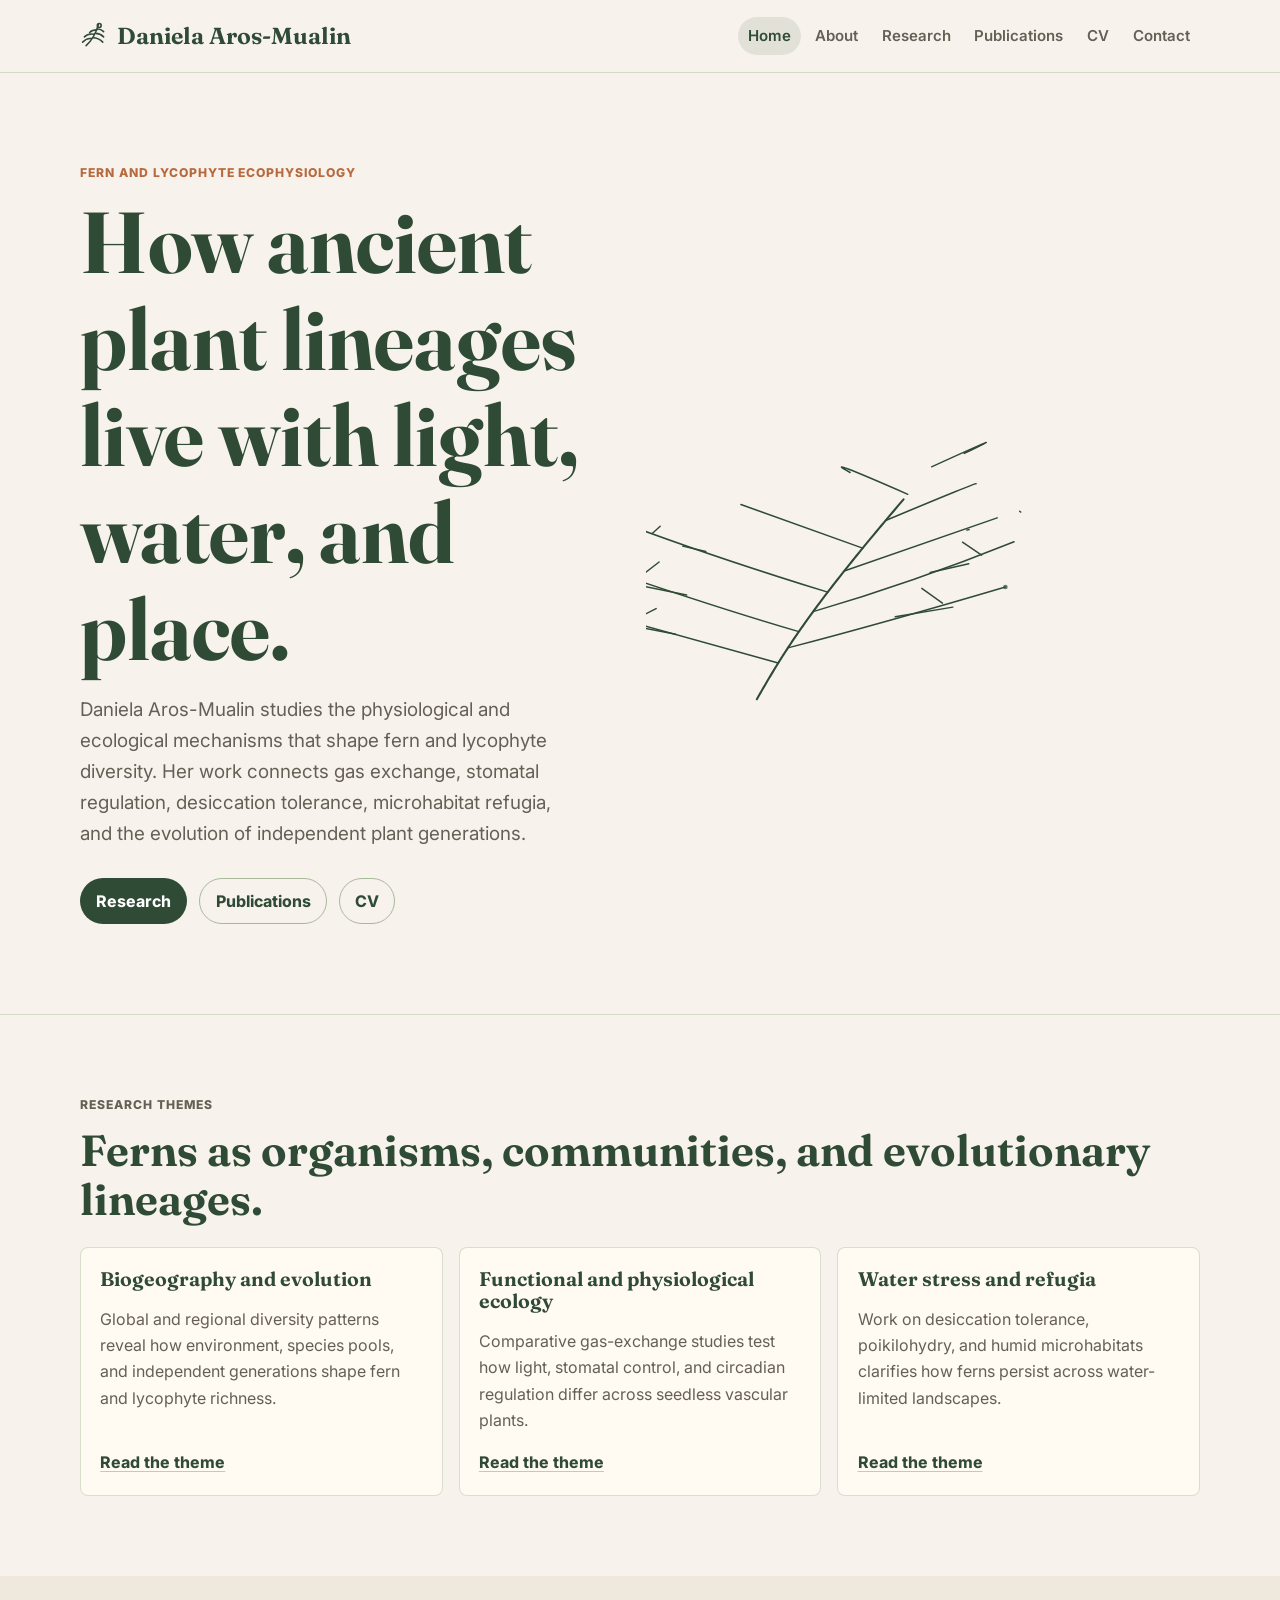
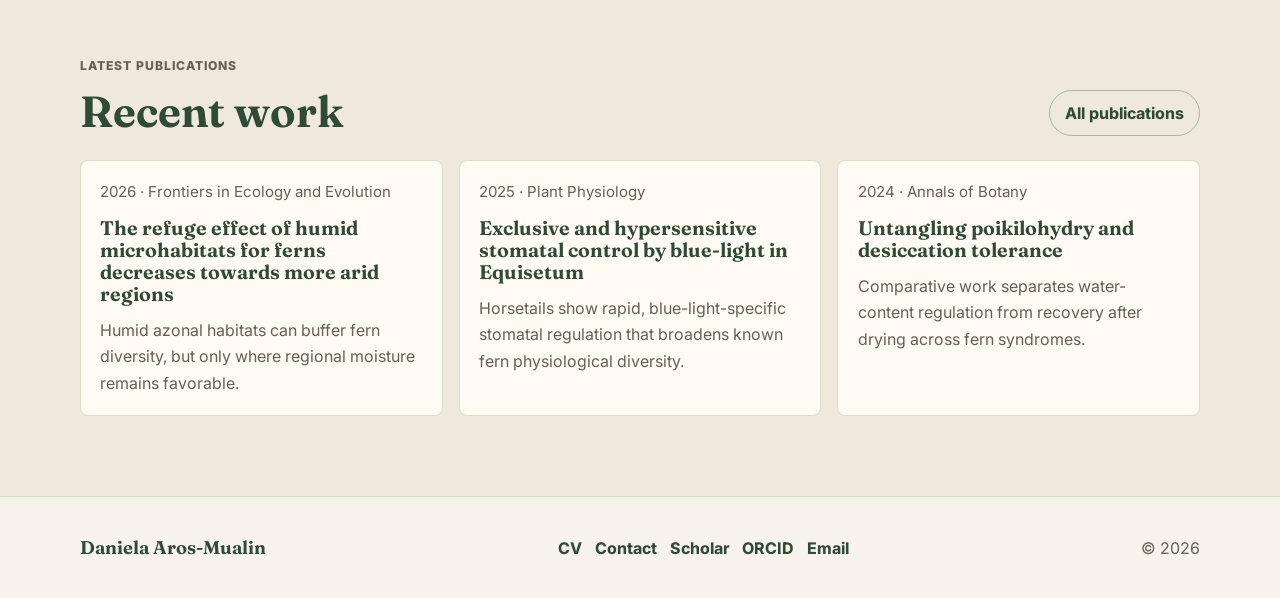
<file: index.html>
<!doctype html>
<html lang="en">
<head>
  <meta charset="utf-8">
  <meta name="viewport" content="width=device-width, initial-scale=1">
  <title>Daniela Aros-Mualin | Fern Ecophysiology</title>
  <meta name="description" content="Research website for Daniela Aros-Mualin, ecophysiologist studying fern and lycophyte diversity, physiology, and water relations.">
  <link rel="preconnect" href="https://fonts.googleapis.com">
  <link rel="preconnect" href="https://fonts.gstatic.com" crossorigin>
  <link href="https://fonts.googleapis.com/css2?family=Fraunces:opsz,wght@9..144,500..700&amp;family=Inter:wght@400;500;600;700;800&amp;display=swap" rel="stylesheet">
  <link rel="icon" href="assets/site/fern-favicon.svg" type="image/svg+xml">
  <link rel="stylesheet" href="style.css">
</head>
<body>
  <a class="skip-link" href="#main-content">Skip to content</a>

  <header class="site-header">
    <div class="container nav-wrap">
      <a class="site-logo" href="./" aria-label="Daniela Aros-Mualin home">
        <svg class="brand-glyph" viewBox="0 0 32 32" aria-hidden="true">
          <path d="M7 27c9-8 12-17 14-24"></path>
          <path d="M13 19c-4-1-7 1-10 4M16 14c-5-1-8 0-11 3M19 9c-3 0-6 1-8 3M15 18c5 0 8 2 11 5M18 13c4 0 7 2 9 4M20 8c3 0 5 1 7 3"></path>
          <circle cx="22" cy="4" r="2.2"></circle>
        </svg>
        <span>Daniela Aros-Mualin</span>
      </a>
      <nav class="site-nav" aria-label="Main navigation">
        <ul>
          <li><a href="./" aria-current="page">Home</a></li>
          <li><a href="about.html">About</a></li>
          <li><a href="research.html">Research</a></li>
          <li><a href="publications.html">Publications</a></li>
          <li><a href="cv.html">CV</a></li>
          <li><a href="contact.html">Contact</a></li>
        </ul>
      </nav>
    </div>
  </header>

  <main id="main-content">
    <section class="hero">
      <div class="container hero-layout">
        <div class="hero-copy">
          <p class="eyebrow">Fern and lycophyte ecophysiology</p>
          <!-- PLACEHOLDER: needs review by Daniela -->
          <h1>How ancient plant lineages live with light, water, and place.</h1>
          <p class="hero-text">
            Daniela Aros-Mualin studies the physiological and ecological mechanisms that shape fern and lycophyte diversity. Her work connects gas exchange, stomatal regulation, desiccation tolerance, microhabitat refugia, and the evolution of independent plant generations.
          </p>
          <div class="hero-actions">
            <a class="button primary" href="research.html">Research</a>
            <a class="button secondary" href="publications.html">Publications</a>
            <a class="button secondary" href="cv.html">CV</a>
          </div>
        </div>
        <div class="hero-visual" aria-label="Interactive fern and phylogenetic tree line drawing">
          <canvas id="fern-canvas" aria-hidden="true"></canvas>
        </div>
      </div>
    </section>

    <section class="section">
      <div class="container">
        <div class="section-head">
          <div>
            <p class="eyebrow">Research themes</p>
            <h2>Ferns as organisms, communities, and evolutionary lineages.</h2>
          </div>
        </div>
        <div class="grid-3">
          <a class="theme-card" href="research.html#biogeography">
            <h3>Biogeography and evolution</h3>
            <p>Global and regional diversity patterns reveal how environment, species pools, and independent generations shape fern and lycophyte richness.</p>
            <span class="card-link">Read the theme</span>
          </a>
          <a class="theme-card" href="research.html#physiology">
            <h3>Functional and physiological ecology</h3>
            <p>Comparative gas-exchange studies test how light, stomatal control, and circadian regulation differ across seedless vascular plants.</p>
            <span class="card-link">Read the theme</span>
          </a>
          <a class="theme-card" href="research.html#desiccation">
            <h3>Water stress and refugia</h3>
            <p>Work on desiccation tolerance, poikilohydry, and humid microhabitats clarifies how ferns persist across water-limited landscapes.</p>
            <span class="card-link">Read the theme</span>
          </a>
        </div>
      </div>
    </section>

    <section class="section alt">
      <div class="container">
        <div class="section-head">
          <div>
            <p class="eyebrow">Latest publications</p>
            <h2>Recent work</h2>
          </div>
          <a class="button secondary" href="publications.html">All publications</a>
        </div>
        <div class="grid-3">
          <a class="publication-card" href="https://doi.org/10.3389/fevo.2026.1719536" target="_blank" rel="noopener noreferrer">
            <span class="publication-meta">2026 · Frontiers in Ecology and Evolution</span>
            <h3>The refuge effect of humid microhabitats for ferns decreases towards more arid regions</h3>
            <p>Humid azonal habitats can buffer fern diversity, but only where regional moisture remains favorable.</p>
          </a>
          <a class="publication-card" href="https://doi.org/10.1093/plphys/kiaf238" target="_blank" rel="noopener noreferrer">
            <span class="publication-meta">2025 · Plant Physiology</span>
            <h3>Exclusive and hypersensitive stomatal control by blue-light in Equisetum</h3>
            <p>Horsetails show rapid, blue-light-specific stomatal regulation that broadens known fern physiological diversity.</p>
          </a>
          <a class="publication-card" href="https://doi.org/10.1093/aob/mcae167" target="_blank" rel="noopener noreferrer">
            <span class="publication-meta">2024 · Annals of Botany</span>
            <h3>Untangling poikilohydry and desiccation tolerance</h3>
            <p>Comparative work separates water-content regulation from recovery after drying across fern syndromes.</p>
          </a>
        </div>
      </div>
    </section>
  </main>

  <footer class="site-footer">
    <div class="container footer-wrap">
      <p class="footer-title">Daniela Aros-Mualin</p>
      <div class="footer-links">
        <a href="cv.html">CV</a>
        <a href="contact.html">Contact</a>
        <a href="https://scholar.google.com/citations?user=qqN5bR4AAAAJ&hl=es" target="_blank" rel="noopener noreferrer">Scholar</a>
        <a href="https://orcid.org/0000-0003-1526-188X" target="_blank" rel="noopener noreferrer">ORCID</a>
        <a href="mailto:darosmua@purdue.edu">Email</a>
      </div>
      <p>&copy; <span data-year></span></p>
    </div>
  </footer>

  <script src="scripts.js"></script>
</body>
</html>
</file>
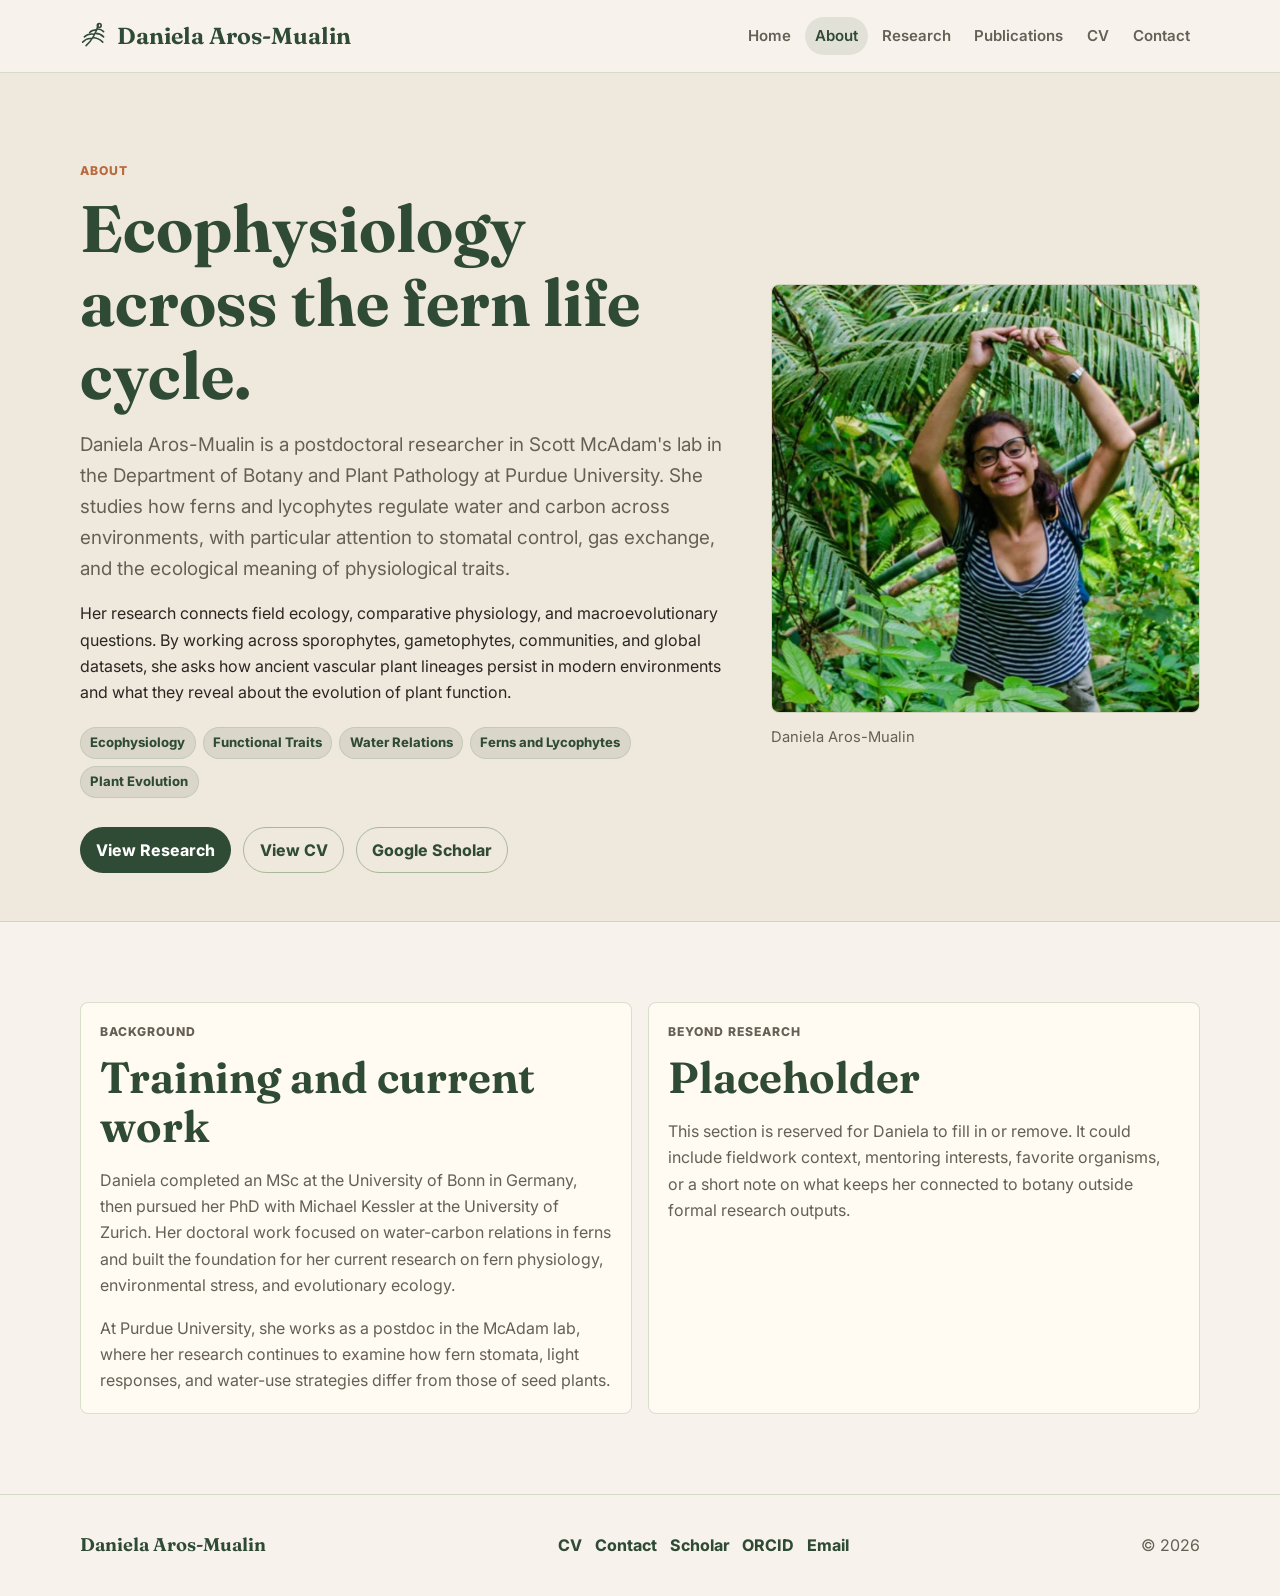
<file: about.html>
<!doctype html>
<html lang="en">
<head>
  <meta charset="utf-8">
  <meta name="viewport" content="width=device-width, initial-scale=1">
  <title>Daniela Aros-Mualin | About</title>
  <meta name="description" content="About Daniela Aros-Mualin, postdoc in the McAdam lab at Purdue University studying fern and lycophyte ecophysiology.">
  <link rel="preconnect" href="https://fonts.googleapis.com">
  <link rel="preconnect" href="https://fonts.gstatic.com" crossorigin>
  <link href="https://fonts.googleapis.com/css2?family=Fraunces:opsz,wght@9..144,500..700&amp;family=Inter:wght@400;500;600;700;800&amp;display=swap" rel="stylesheet">
  <link rel="icon" href="assets/site/fern-favicon.svg" type="image/svg+xml">
  <link rel="stylesheet" href="style.css">
</head>
<body>
  <a class="skip-link" href="#main-content">Skip to content</a>

  <header class="site-header">
    <div class="container nav-wrap">
      <a class="site-logo" href="./" aria-label="Daniela Aros-Mualin home">
        <svg class="brand-glyph" viewBox="0 0 32 32" aria-hidden="true">
          <path d="M7 27c9-8 12-17 14-24"></path>
          <path d="M13 19c-4-1-7 1-10 4M16 14c-5-1-8 0-11 3M19 9c-3 0-6 1-8 3M15 18c5 0 8 2 11 5M18 13c4 0 7 2 9 4M20 8c3 0 5 1 7 3"></path>
          <circle cx="22" cy="4" r="2.2"></circle>
        </svg>
        <span>Daniela Aros-Mualin</span>
      </a>
      <nav class="site-nav" aria-label="Main navigation">
        <ul>
          <li><a href="./">Home</a></li>
          <li><a href="about.html" aria-current="page">About</a></li>
          <li><a href="research.html">Research</a></li>
          <li><a href="publications.html">Publications</a></li>
          <li><a href="cv.html">CV</a></li>
          <li><a href="contact.html">Contact</a></li>
        </ul>
      </nav>
    </div>
  </header>

  <main id="main-content">
    <section class="about-intro">
      <div class="container about-intro-grid">
        <article>
          <p class="eyebrow">About</p>
          <!-- PLACEHOLDER: needs review by Daniela -->
          <h1>Ecophysiology across the fern life cycle.</h1>
          <!-- PLACEHOLDER: needs review by Daniela -->
          <p class="lead">
            Daniela Aros-Mualin is a postdoctoral researcher in Scott McAdam's lab in the Department of Botany and Plant Pathology at Purdue University. She studies how ferns and lycophytes regulate water and carbon across environments, with particular attention to stomatal control, gas exchange, and the ecological meaning of physiological traits.
          </p>
          <!-- PLACEHOLDER: needs review by Daniela -->
          <p>
            Her research connects field ecology, comparative physiology, and macroevolutionary questions. By working across sporophytes, gametophytes, communities, and global datasets, she asks how ancient vascular plant lineages persist in modern environments and what they reveal about the evolution of plant function.
          </p>
          <div class="chips">
            <span class="chip">Ecophysiology</span>
            <span class="chip">Functional Traits</span>
            <span class="chip">Water Relations</span>
            <span class="chip">Ferns and Lycophytes</span>
            <span class="chip">Plant Evolution</span>
          </div>
          <div class="hero-actions">
            <a class="button primary" href="research.html">View Research</a>
            <a class="button secondary" href="cv.html">View CV</a>
            <a class="button secondary" href="https://scholar.google.com/citations?user=qqN5bR4AAAAJ&hl=es" target="_blank" rel="noopener noreferrer">Google Scholar</a>
          </div>
        </article>
        <figure class="about-headshot">
          <img src="assets/people/headshot-Daniela-Aros-Mualin.webp" alt="Headshot of Daniela Aros-Mualin">
          <figcaption>Daniela Aros-Mualin</figcaption>
        </figure>
      </div>
    </section>

    <section class="section">
      <div class="container grid-2">
        <article class="text-panel">
          <p class="kicker">Background</p>
          <h2>Training and current work</h2>
          <!-- PLACEHOLDER: needs review by Daniela -->
          <p>
            Daniela completed an MSc at the University of Bonn in Germany, then pursued her PhD with Michael Kessler at the University of Zurich. Her doctoral work focused on water-carbon relations in ferns and built the foundation for her current research on fern physiology, environmental stress, and evolutionary ecology.
          </p>
          <p>
            At Purdue University, she works as a postdoc in the McAdam lab, where her research continues to examine how fern stomata, light responses, and water-use strategies differ from those of seed plants.
          </p>
          <!-- TODO: undergraduate institution not yet supplied -->
        </article>
        <article class="text-panel">
          <p class="kicker">Beyond research</p>
          <h2>Placeholder</h2>
          <!-- PLACEHOLDER: needs review by Daniela -->
          <p>
            This section is reserved for Daniela to fill in or remove. It could include fieldwork context, mentoring interests, favorite organisms, or a short note on what keeps her connected to botany outside formal research outputs.
          </p>
        </article>
      </div>
    </section>
  </main>

  <footer class="site-footer">
    <div class="container footer-wrap">
      <p class="footer-title">Daniela Aros-Mualin</p>
      <div class="footer-links">
        <a href="cv.html">CV</a>
        <a href="contact.html">Contact</a>
        <a href="https://scholar.google.com/citations?user=qqN5bR4AAAAJ&hl=es" target="_blank" rel="noopener noreferrer">Scholar</a>
        <a href="https://orcid.org/0000-0003-1526-188X" target="_blank" rel="noopener noreferrer">ORCID</a>
        <a href="mailto:darosmua@purdue.edu">Email</a>
      </div>
      <p>&copy; <span data-year></span></p>
    </div>
  </footer>

  <script src="scripts.js"></script>
</body>
</html>
</file>
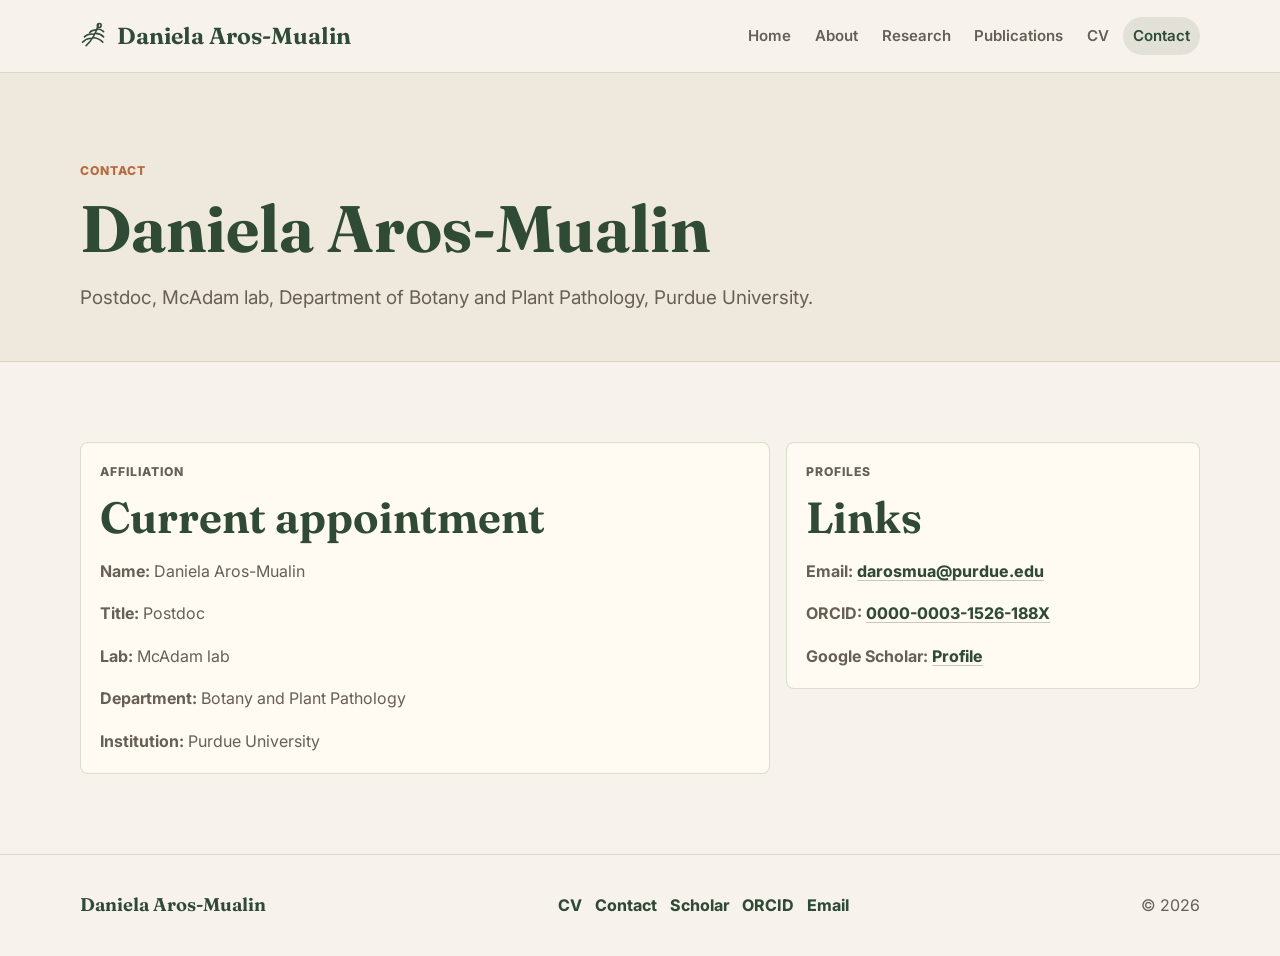
<file: contact.html>
<!doctype html>
<html lang="en">
<head>
  <meta charset="utf-8">
  <meta name="viewport" content="width=device-width, initial-scale=1">
  <title>Daniela Aros-Mualin | Contact</title>
  <meta name="description" content="Contact details for Daniela Aros-Mualin at Purdue University.">
  <link rel="preconnect" href="https://fonts.googleapis.com">
  <link rel="preconnect" href="https://fonts.gstatic.com" crossorigin>
  <link href="https://fonts.googleapis.com/css2?family=Fraunces:opsz,wght@9..144,500..700&amp;family=Inter:wght@400;500;600;700;800&amp;display=swap" rel="stylesheet">
  <link rel="icon" href="assets/site/fern-favicon.svg" type="image/svg+xml">
  <link rel="stylesheet" href="style.css">
</head>
<body>
  <a class="skip-link" href="#main-content">Skip to content</a>

  <header class="site-header">
    <div class="container nav-wrap">
      <a class="site-logo" href="./" aria-label="Daniela Aros-Mualin home">
        <svg class="brand-glyph" viewBox="0 0 32 32" aria-hidden="true">
          <path d="M7 27c9-8 12-17 14-24"></path>
          <path d="M13 19c-4-1-7 1-10 4M16 14c-5-1-8 0-11 3M19 9c-3 0-6 1-8 3M15 18c5 0 8 2 11 5M18 13c4 0 7 2 9 4M20 8c3 0 5 1 7 3"></path>
          <circle cx="22" cy="4" r="2.2"></circle>
        </svg>
        <span>Daniela Aros-Mualin</span>
      </a>
      <nav class="site-nav" aria-label="Main navigation">
        <ul>
          <li><a href="./">Home</a></li>
          <li><a href="about.html">About</a></li>
          <li><a href="research.html">Research</a></li>
          <li><a href="publications.html">Publications</a></li>
          <li><a href="cv.html">CV</a></li>
          <li><a href="contact.html" aria-current="page">Contact</a></li>
        </ul>
      </nav>
    </div>
  </header>

  <main id="main-content">
    <section class="page-hero">
      <div class="container">
        <p class="eyebrow">Contact</p>
        <h1>Daniela Aros-Mualin</h1>
        <p class="lead">Postdoc, McAdam lab, Department of Botany and Plant Pathology, Purdue University.</p>
      </div>
    </section>

    <section class="section">
      <div class="container contact-grid">
        <article class="contact-card">
          <p class="kicker">Affiliation</p>
          <h2>Current appointment</h2>
          <p><strong>Name:</strong> Daniela Aros-Mualin</p>
          <p><strong>Title:</strong> Postdoc</p>
          <p><strong>Lab:</strong> McAdam lab</p>
          <p><strong>Department:</strong> Botany and Plant Pathology</p>
          <p><strong>Institution:</strong> Purdue University</p>
        </article>
        <aside class="contact-card">
          <p class="kicker">Profiles</p>
          <h2>Links</h2>
          <p><strong>Email:</strong> <a class="text-link" href="mailto:darosmua@purdue.edu">darosmua@purdue.edu</a></p>
          <p><strong>ORCID:</strong> <a class="text-link" href="https://orcid.org/0000-0003-1526-188X" target="_blank" rel="noopener noreferrer">0000-0003-1526-188X</a></p>
          <p><strong>Google Scholar:</strong> <a class="text-link" href="https://scholar.google.com/citations?user=qqN5bR4AAAAJ&hl=es" target="_blank" rel="noopener noreferrer">Profile</a></p>
        </aside>
      </div>
    </section>
  </main>

  <footer class="site-footer">
    <div class="container footer-wrap">
      <p class="footer-title">Daniela Aros-Mualin</p>
      <div class="footer-links">
        <a href="cv.html">CV</a>
        <a href="contact.html">Contact</a>
        <a href="https://scholar.google.com/citations?user=qqN5bR4AAAAJ&hl=es" target="_blank" rel="noopener noreferrer">Scholar</a>
        <a href="https://orcid.org/0000-0003-1526-188X" target="_blank" rel="noopener noreferrer">ORCID</a>
        <a href="mailto:darosmua@purdue.edu">Email</a>
      </div>
      <p>&copy; <span data-year></span></p>
    </div>
  </footer>

  <script src="scripts.js"></script>
</body>
</html>
</file>
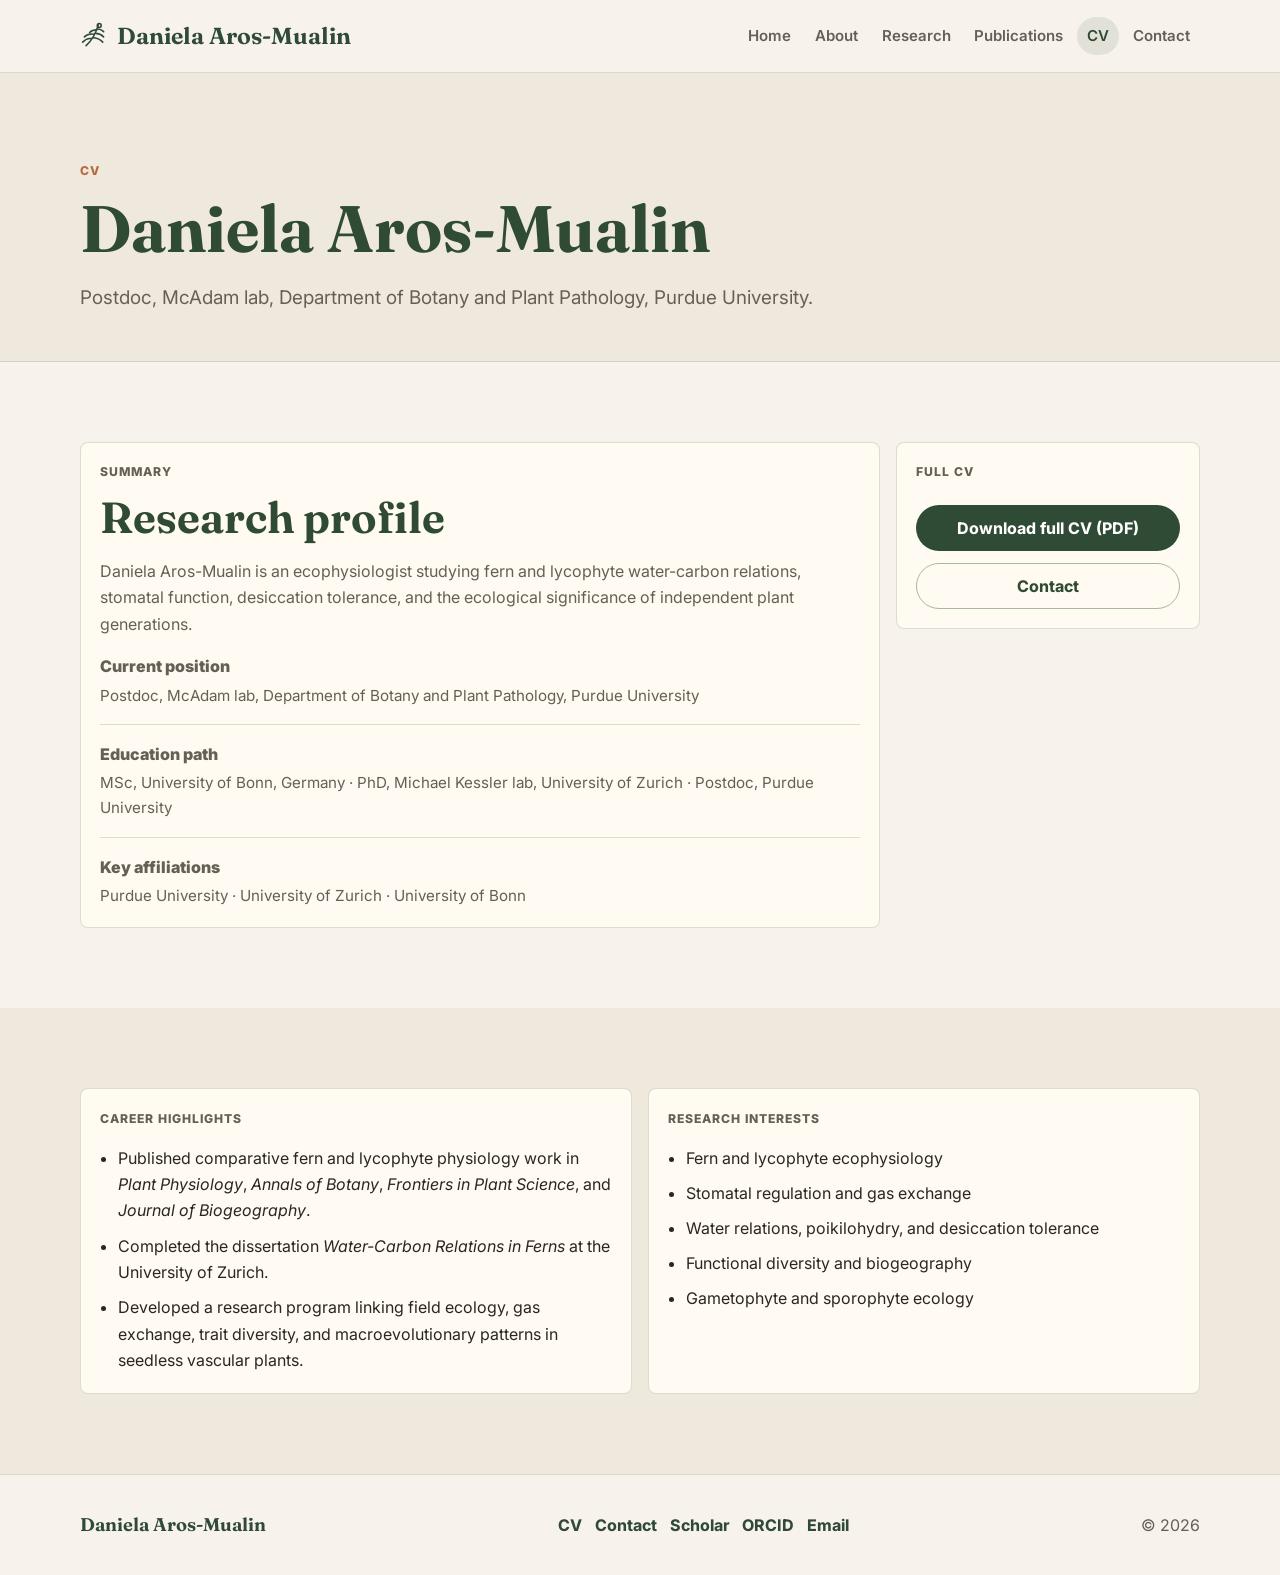
<file: cv.html>
<!doctype html>
<html lang="en">
<head>
  <meta charset="utf-8">
  <meta name="viewport" content="width=device-width, initial-scale=1">
  <title>Daniela Aros-Mualin | CV</title>
  <meta name="description" content="Curriculum vitae summary for Daniela Aros-Mualin, postdoc at Purdue University.">
  <link rel="preconnect" href="https://fonts.googleapis.com">
  <link rel="preconnect" href="https://fonts.gstatic.com" crossorigin>
  <link href="https://fonts.googleapis.com/css2?family=Fraunces:opsz,wght@9..144,500..700&amp;family=Inter:wght@400;500;600;700;800&amp;display=swap" rel="stylesheet">
  <link rel="icon" href="assets/site/fern-favicon.svg" type="image/svg+xml">
  <link rel="stylesheet" href="style.css">
</head>
<body>
  <a class="skip-link" href="#main-content">Skip to content</a>

  <header class="site-header">
    <div class="container nav-wrap">
      <a class="site-logo" href="./" aria-label="Daniela Aros-Mualin home">
        <svg class="brand-glyph" viewBox="0 0 32 32" aria-hidden="true">
          <path d="M7 27c9-8 12-17 14-24"></path>
          <path d="M13 19c-4-1-7 1-10 4M16 14c-5-1-8 0-11 3M19 9c-3 0-6 1-8 3M15 18c5 0 8 2 11 5M18 13c4 0 7 2 9 4M20 8c3 0 5 1 7 3"></path>
          <circle cx="22" cy="4" r="2.2"></circle>
        </svg>
        <span>Daniela Aros-Mualin</span>
      </a>
      <nav class="site-nav" aria-label="Main navigation">
        <ul>
          <li><a href="./">Home</a></li>
          <li><a href="about.html">About</a></li>
          <li><a href="research.html">Research</a></li>
          <li><a href="publications.html">Publications</a></li>
          <li><a href="cv.html" aria-current="page">CV</a></li>
          <li><a href="contact.html">Contact</a></li>
        </ul>
      </nav>
    </div>
  </header>

  <main id="main-content">
    <section class="page-hero">
      <div class="container">
        <p class="eyebrow">CV</p>
        <h1>Daniela Aros-Mualin</h1>
        <p class="lead">Postdoc, McAdam lab, Department of Botany and Plant Pathology, Purdue University.</p>
      </div>
    </section>

    <section class="section">
      <div class="container cv-summary">
        <article class="text-panel">
          <p class="kicker">Summary</p>
          <h2>Research profile</h2>
          <p>
            Daniela Aros-Mualin is an ecophysiologist studying fern and lycophyte water-carbon relations, stomatal function, desiccation tolerance, and the ecological significance of independent plant generations.
          </p>
          <div class="cv-item">
            <p class="cv-item-title">Current position</p>
            <p class="cv-item-meta">Postdoc, McAdam lab, Department of Botany and Plant Pathology, Purdue University</p>
          </div>
          <div class="cv-item">
            <p class="cv-item-title">Education path</p>
            <p class="cv-item-meta">MSc, University of Bonn, Germany · PhD, Michael Kessler lab, University of Zurich · Postdoc, Purdue University</p>
            <!-- TODO: undergraduate institution not yet supplied -->
          </div>
          <div class="cv-item">
            <p class="cv-item-title">Key affiliations</p>
            <p class="cv-item-meta">Purdue University · University of Zurich · University of Bonn</p>
          </div>
        </article>
        <aside class="text-panel cv-actions">
          <p class="kicker">Full CV</p>
          <!-- PLACEHOLDER: needs review by Daniela -->
          <!-- TODO: replace placeholder PDF with Daniela's current CV when supplied -->
          <a class="button primary" href="assets/site/cv.pdf" download>Download full CV (PDF)</a>
          <a class="button secondary" href="contact.html">Contact</a>
        </aside>
      </div>
    </section>

    <section class="section alt">
      <div class="container grid-2">
        <article class="text-panel">
          <p class="kicker">Career highlights</p>
          <ul class="cv-list">
            <li>Published comparative fern and lycophyte physiology work in <em>Plant Physiology</em>, <em>Annals of Botany</em>, <em>Frontiers in Plant Science</em>, and <em>Journal of Biogeography</em>.</li>
            <li>Completed the dissertation <em>Water-Carbon Relations in Ferns</em> at the University of Zurich.</li>
            <li>Developed a research program linking field ecology, gas exchange, trait diversity, and macroevolutionary patterns in seedless vascular plants.</li>
          </ul>
        </article>
        <article class="text-panel">
          <p class="kicker">Research interests</p>
          <ul class="cv-list">
            <li>Fern and lycophyte ecophysiology</li>
            <li>Stomatal regulation and gas exchange</li>
            <li>Water relations, poikilohydry, and desiccation tolerance</li>
            <li>Functional diversity and biogeography</li>
            <li>Gametophyte and sporophyte ecology</li>
          </ul>
        </article>
      </div>
    </section>
  </main>

  <footer class="site-footer">
    <div class="container footer-wrap">
      <p class="footer-title">Daniela Aros-Mualin</p>
      <div class="footer-links">
        <a href="cv.html">CV</a>
        <a href="contact.html">Contact</a>
        <a href="https://scholar.google.com/citations?user=qqN5bR4AAAAJ&hl=es" target="_blank" rel="noopener noreferrer">Scholar</a>
        <a href="https://orcid.org/0000-0003-1526-188X" target="_blank" rel="noopener noreferrer">ORCID</a>
        <a href="mailto:darosmua@purdue.edu">Email</a>
      </div>
      <p>&copy; <span data-year></span></p>
    </div>
  </footer>

  <script src="scripts.js"></script>
</body>
</html>
</file>
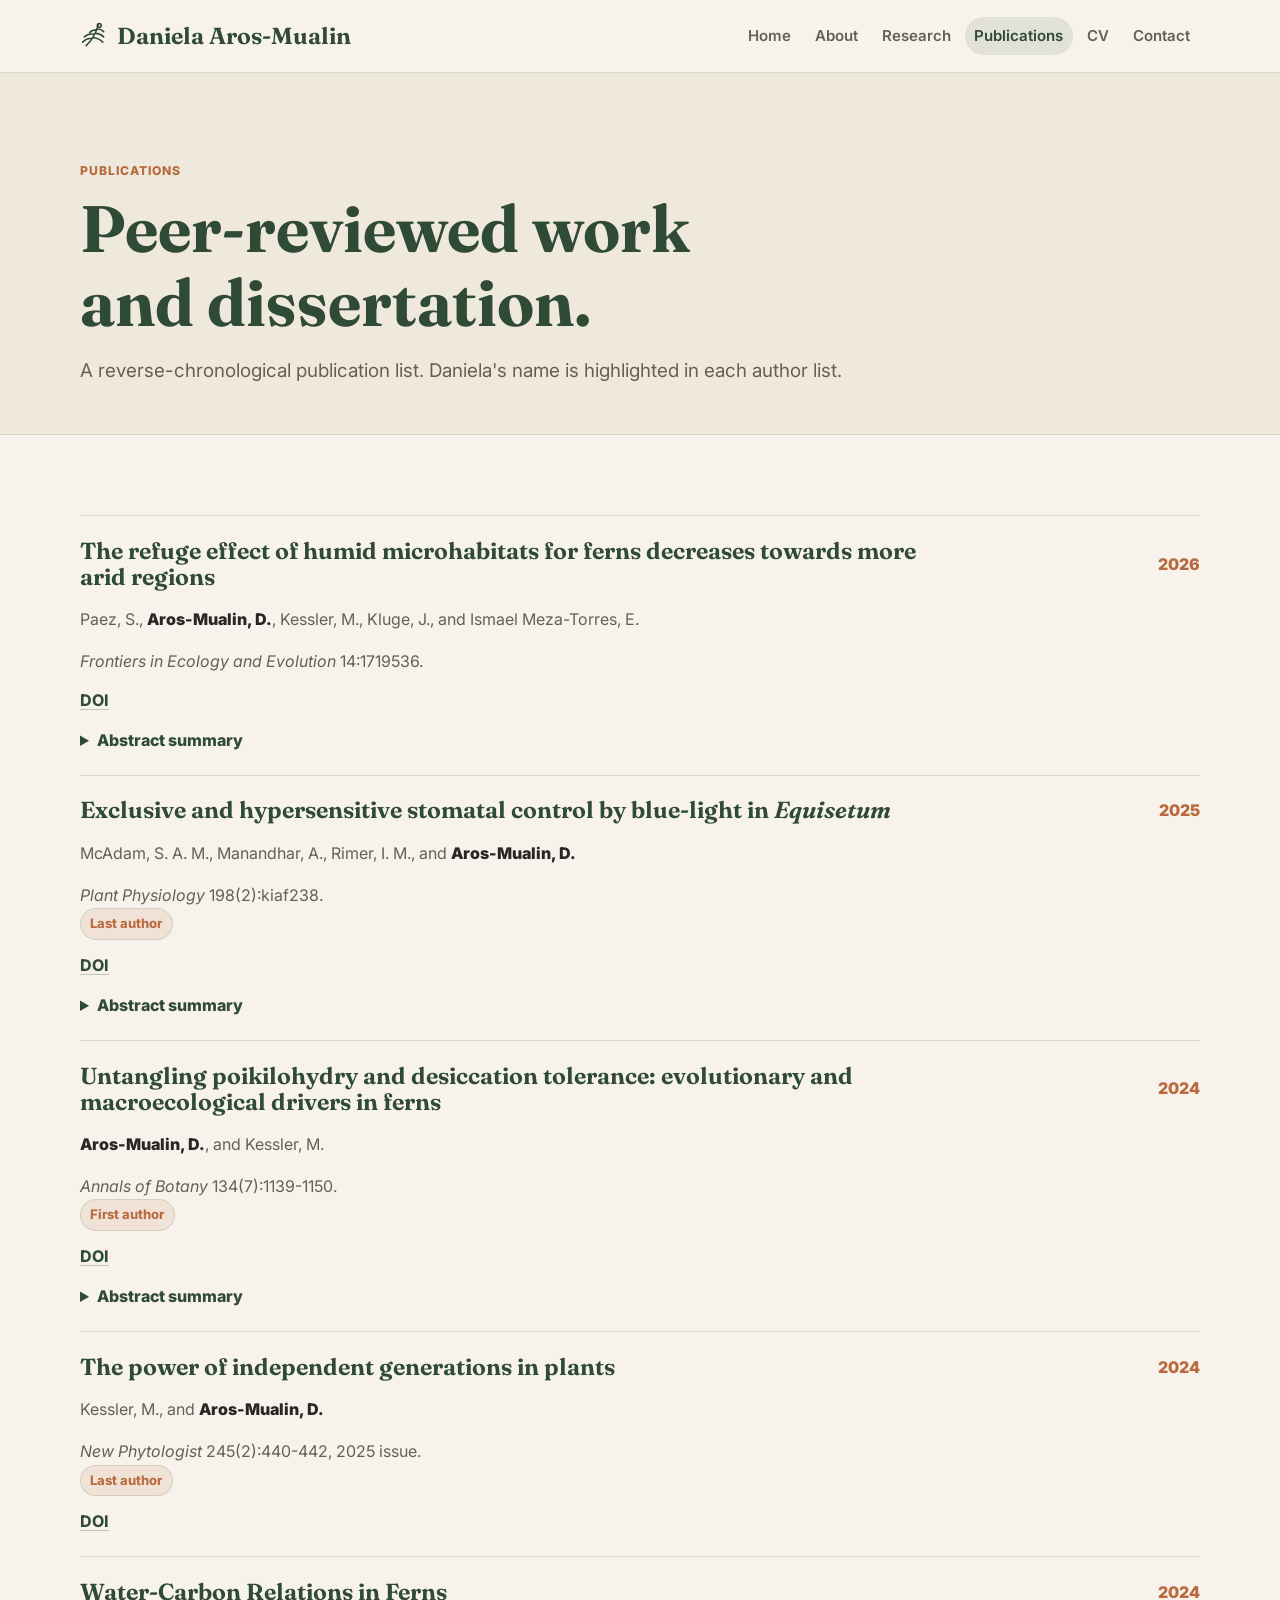
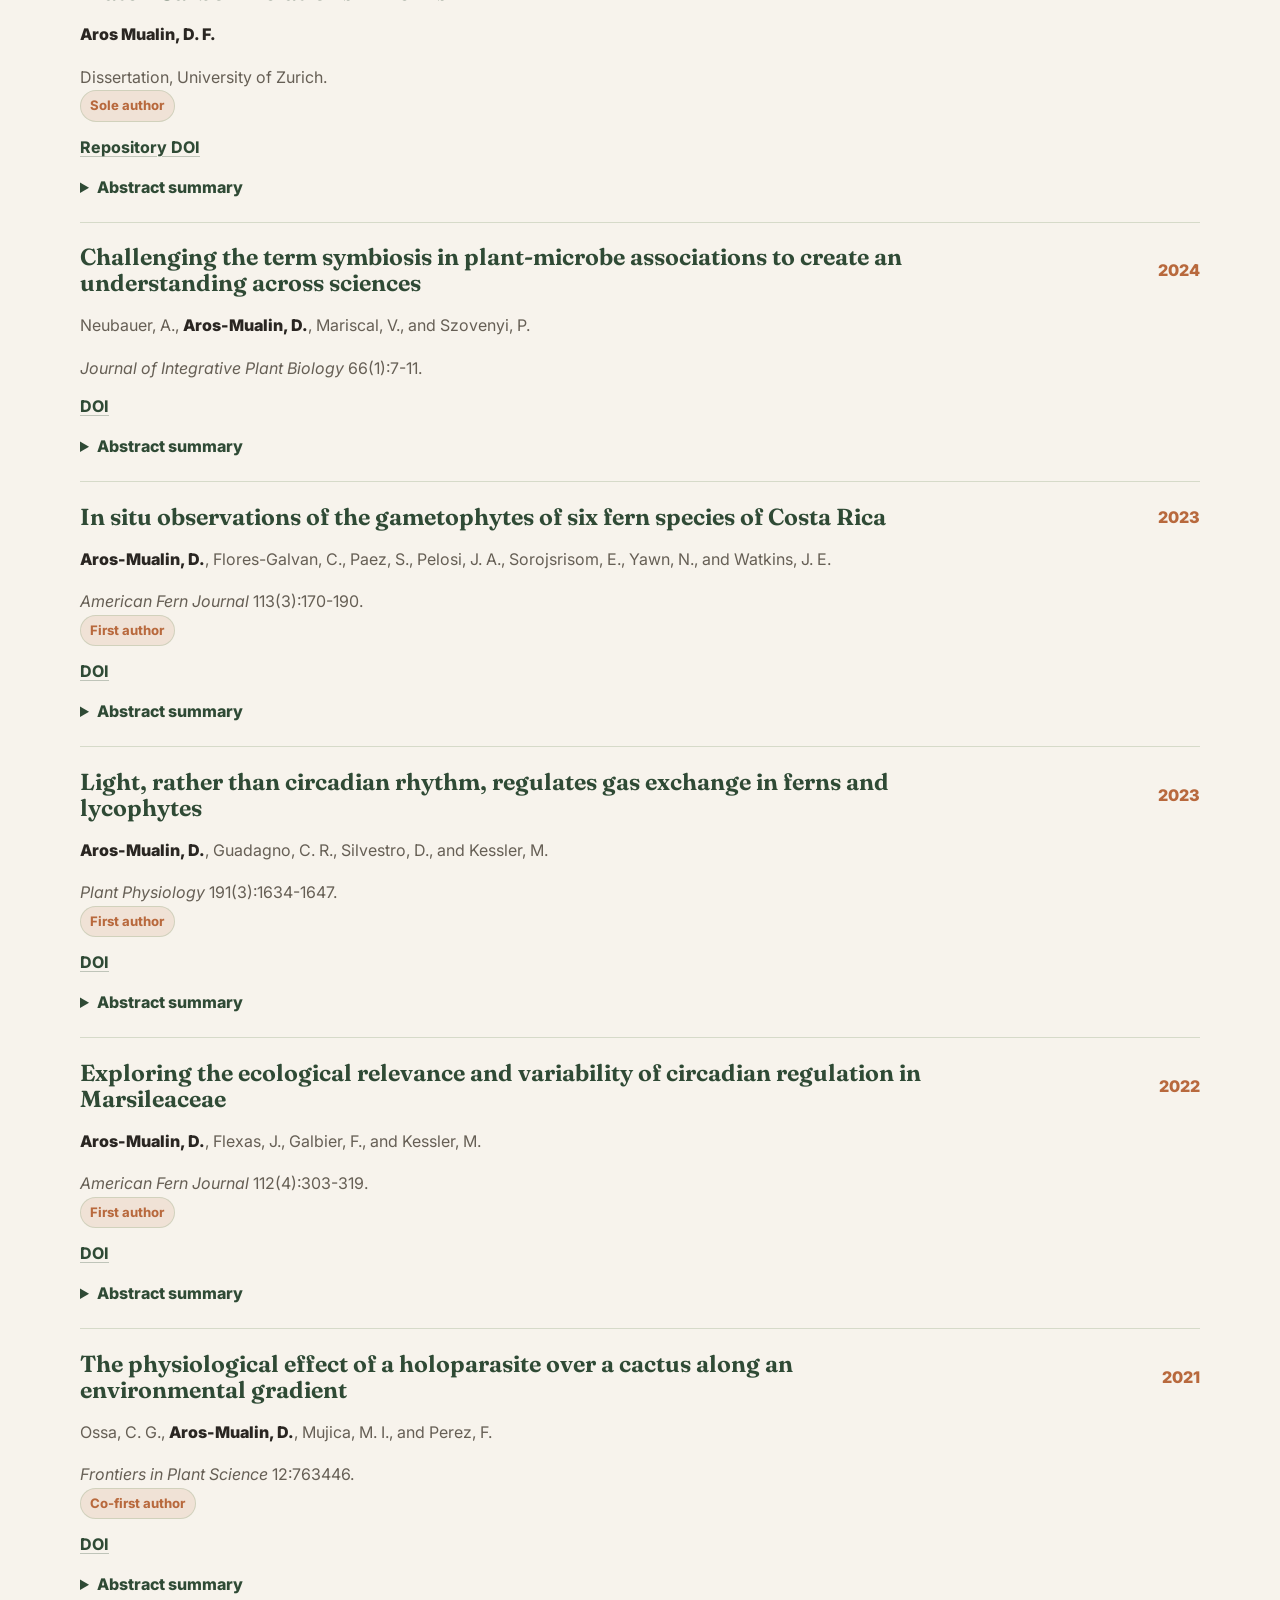
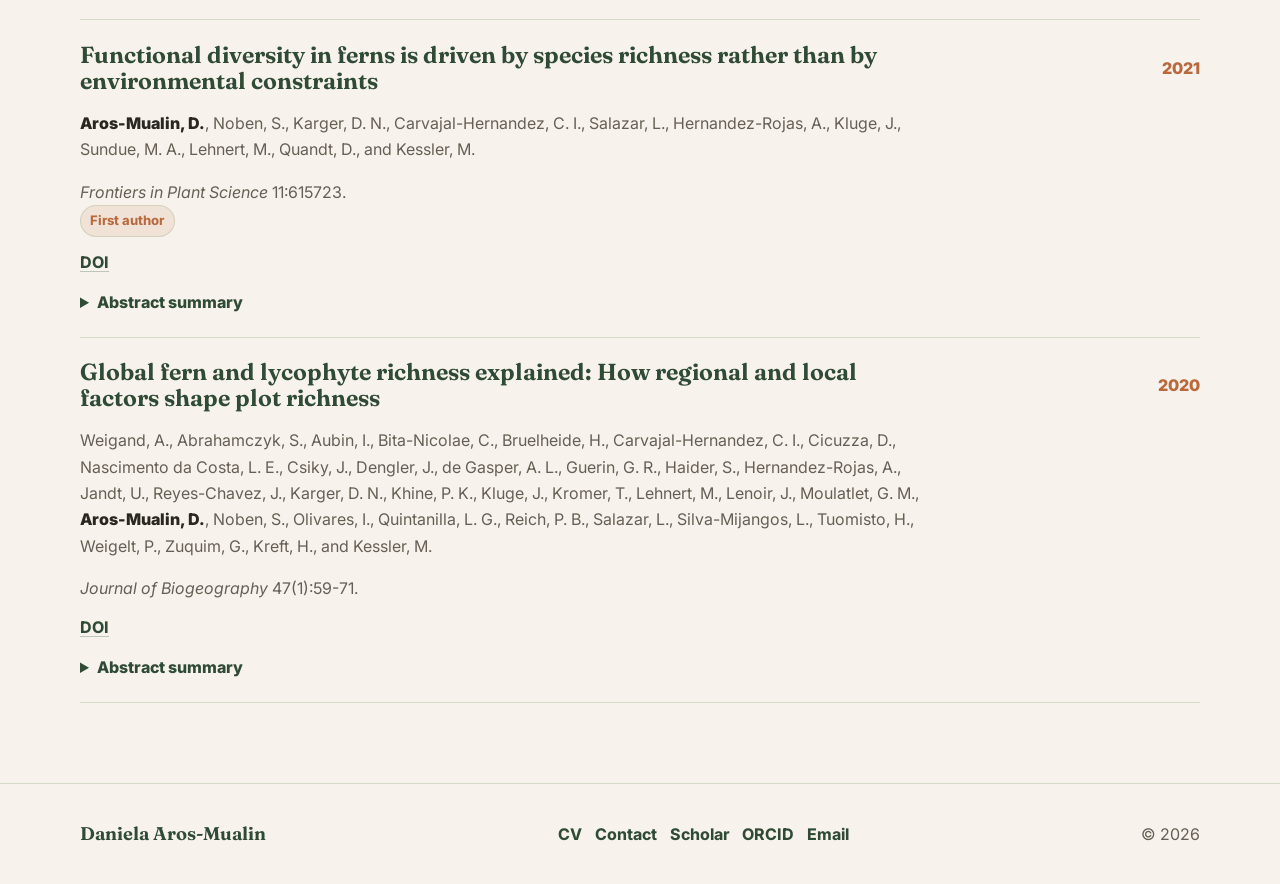
<file: publications.html>
<!doctype html>
<html lang="en">
<head>
  <meta charset="utf-8">
  <meta name="viewport" content="width=device-width, initial-scale=1">
  <title>Daniela Aros-Mualin | Publications</title>
  <meta name="description" content="Publications by Daniela Aros-Mualin on fern and lycophyte biogeography, physiology, water relations, and plant evolution.">
  <link rel="preconnect" href="https://fonts.googleapis.com">
  <link rel="preconnect" href="https://fonts.gstatic.com" crossorigin>
  <link href="https://fonts.googleapis.com/css2?family=Fraunces:opsz,wght@9..144,500..700&amp;family=Inter:wght@400;500;600;700;800&amp;display=swap" rel="stylesheet">
  <link rel="icon" href="assets/site/fern-favicon.svg" type="image/svg+xml">
  <link rel="stylesheet" href="style.css">
</head>
<body>
  <a class="skip-link" href="#main-content">Skip to content</a>

  <header class="site-header">
    <div class="container nav-wrap">
      <a class="site-logo" href="./" aria-label="Daniela Aros-Mualin home">
        <svg class="brand-glyph" viewBox="0 0 32 32" aria-hidden="true">
          <path d="M7 27c9-8 12-17 14-24"></path>
          <path d="M13 19c-4-1-7 1-10 4M16 14c-5-1-8 0-11 3M19 9c-3 0-6 1-8 3M15 18c5 0 8 2 11 5M18 13c4 0 7 2 9 4M20 8c3 0 5 1 7 3"></path>
          <circle cx="22" cy="4" r="2.2"></circle>
        </svg>
        <span>Daniela Aros-Mualin</span>
      </a>
      <nav class="site-nav" aria-label="Main navigation">
        <ul>
          <li><a href="./">Home</a></li>
          <li><a href="about.html">About</a></li>
          <li><a href="research.html">Research</a></li>
          <li><a href="publications.html" aria-current="page">Publications</a></li>
          <li><a href="cv.html">CV</a></li>
          <li><a href="contact.html">Contact</a></li>
        </ul>
      </nav>
    </div>
  </header>

  <main id="main-content">
    <section class="page-hero">
      <div class="container">
        <p class="eyebrow">Publications</p>
        <h1>Peer-reviewed work and dissertation.</h1>
        <p class="lead">
          A reverse-chronological publication list. Daniela's name is highlighted in each author list.
        </p>
      </div>
    </section>

    <section class="section">
      <div class="container">
        <div class="publication-list">
          <article class="publication-entry">
            <div class="publication-topline">
              <h3>The refuge effect of humid microhabitats for ferns decreases towards more arid regions</h3>
              <span class="publication-year">2026</span>
            </div>
            <p>Paez, S., <strong class="author">Aros-Mualin, D.</strong>, Kessler, M., Kluge, J., and Ismael Meza-Torres, E.</p>
            <p><em>Frontiers in Ecology and Evolution</em> 14:1719536.</p>
            <div class="publication-links">
              <a class="text-link" href="https://doi.org/10.3389/fevo.2026.1719536" target="_blank" rel="noopener noreferrer">DOI</a>
            </div>
            <details class="publication-abstract">
              <summary>Abstract summary</summary>
              <p>This study compares fern diversity in zonal and humid azonal habitats across northeastern Argentina and finds that microhabitat refugia support richer fern communities only where broader moisture conditions remain favorable.</p>
            </details>
          </article>

          <article class="publication-entry">
            <div class="publication-topline">
              <h3>Exclusive and hypersensitive stomatal control by blue-light in <em>Equisetum</em></h3>
              <span class="publication-year">2025</span>
            </div>
            <p>McAdam, S. A. M., Manandhar, A., Rimer, I. M., and <strong class="author">Aros-Mualin, D.</strong></p>
            <p><em>Plant Physiology</em> 198(2):kiaf238.</p>
            <div class="tag-row"><span class="pub-tag">Last author</span></div>
            <div class="publication-links">
              <a class="text-link" href="https://doi.org/10.1093/plphys/kiaf238" target="_blank" rel="noopener noreferrer">DOI</a>
            </div>
            <details class="publication-abstract">
              <summary>Abstract summary</summary>
              <p>The paper shows that <em>Equisetum</em> stomata close rapidly in darkness and respond specifically to blue light, revealing a distinctive light-control mechanism within ferns.</p>
            </details>
          </article>

          <article class="publication-entry">
            <div class="publication-topline">
              <h3>Untangling poikilohydry and desiccation tolerance: evolutionary and macroecological drivers in ferns</h3>
              <span class="publication-year">2024</span>
            </div>
            <p><strong class="author">Aros-Mualin, D.</strong>, and Kessler, M.</p>
            <p><em>Annals of Botany</em> 134(7):1139-1150.</p>
            <div class="tag-row"><span class="pub-tag">First author</span></div>
            <div class="publication-links">
              <a class="text-link" href="https://doi.org/10.1093/aob/mcae167" target="_blank" rel="noopener noreferrer">DOI</a>
            </div>
            <details class="publication-abstract">
              <summary>Abstract summary</summary>
              <p>The study separates poikilohydry from desiccation tolerance and classifies fern syndromes to show how these strategies evolved under different climatic and ecological contexts.</p>
            </details>
          </article>

          <article class="publication-entry">
            <div class="publication-topline">
              <h3>The power of independent generations in plants</h3>
              <span class="publication-year">2024</span>
            </div>
            <p>Kessler, M., and <strong class="author">Aros-Mualin, D.</strong></p>
            <p><em>New Phytologist</em> 245(2):440-442, 2025 issue.</p>
            <div class="tag-row"><span class="pub-tag">Last author</span></div>
            <div class="publication-links">
              <a class="text-link" href="https://doi.org/10.1111/nph.20162" target="_blank" rel="noopener noreferrer">DOI</a>
            </div>
          </article>

          <article class="publication-entry">
            <div class="publication-topline">
              <h3>Water-Carbon Relations in Ferns</h3>
              <span class="publication-year">2024</span>
            </div>
            <p><strong class="author">Aros Mualin, D. F.</strong></p>
            <p>Dissertation, University of Zurich.</p>
            <div class="tag-row"><span class="pub-tag">Sole author</span></div>
            <div class="publication-links">
              <a class="text-link" href="https://doi.org/10.5167/uzh-259324" target="_blank" rel="noopener noreferrer">Repository DOI</a>
            </div>
            <details class="publication-abstract">
              <summary>Abstract summary</summary>
              <p>The dissertation frames ferns as a model for studying plant water-carbon relations and synthesizes physiological, ecological, and evolutionary questions across the group.</p>
            </details>
          </article>

          <article class="publication-entry">
            <div class="publication-topline">
              <h3>Challenging the term symbiosis in plant-microbe associations to create an understanding across sciences</h3>
              <span class="publication-year">2024</span>
            </div>
            <p>Neubauer, A., <strong class="author">Aros-Mualin, D.</strong>, Mariscal, V., and Szovenyi, P.</p>
            <p><em>Journal of Integrative Plant Biology</em> 66(1):7-11.</p>
            <div class="publication-links">
              <a class="text-link" href="https://doi.org/10.1111/jipb.13588" target="_blank" rel="noopener noreferrer">DOI</a>
            </div>
            <details class="publication-abstract">
              <summary>Abstract summary</summary>
              <p>This commentary argues for clearer terminology in plant-microbe association research so that different fields can classify and discuss symbiosis more consistently.</p>
            </details>
          </article>

          <article class="publication-entry">
            <div class="publication-topline">
              <h3>In situ observations of the gametophytes of six fern species of Costa Rica</h3>
              <span class="publication-year">2023</span>
            </div>
            <p><strong class="author">Aros-Mualin, D.</strong>, Flores-Galvan, C., Paez, S., Pelosi, J. A., Sorojsrisom, E., Yawn, N., and Watkins, J. E.</p>
            <p><em>American Fern Journal</em> 113(3):170-190.</p>
            <div class="tag-row"><span class="pub-tag">First author</span></div>
            <div class="publication-links">
              <a class="text-link" href="https://doi.org/10.1640/0002-8444-113.3.170" target="_blank" rel="noopener noreferrer">DOI</a>
            </div>
            <details class="publication-abstract">
              <summary>Abstract summary</summary>
              <p>Field-collected gametophytes from six Costa Rican fern species were documented morphologically, expanding knowledge beyond lab-reared descriptions.</p>
            </details>
          </article>

          <article class="publication-entry">
            <div class="publication-topline">
              <h3>Light, rather than circadian rhythm, regulates gas exchange in ferns and lycophytes</h3>
              <span class="publication-year">2023</span>
            </div>
            <p><strong class="author">Aros-Mualin, D.</strong>, Guadagno, C. R., Silvestro, D., and Kessler, M.</p>
            <p><em>Plant Physiology</em> 191(3):1634-1647.</p>
            <div class="tag-row"><span class="pub-tag">First author</span></div>
            <div class="publication-links">
              <a class="text-link" href="https://doi.org/10.1093/plphys/kiad036" target="_blank" rel="noopener noreferrer">DOI</a>
            </div>
            <details class="publication-abstract">
              <summary>Abstract summary</summary>
              <p>Across a broad fern and lycophyte panel, gas exchange was mostly controlled by light rather than internal circadian rhythm, with Marsileaceae standing out as an exception.</p>
            </details>
          </article>

          <article class="publication-entry">
            <div class="publication-topline">
              <h3>Exploring the ecological relevance and variability of circadian regulation in Marsileaceae</h3>
              <span class="publication-year">2022</span>
            </div>
            <p><strong class="author">Aros-Mualin, D.</strong>, Flexas, J., Galbier, F., and Kessler, M.</p>
            <p><em>American Fern Journal</em> 112(4):303-319.</p>
            <div class="tag-row"><span class="pub-tag">First author</span></div>
            <div class="publication-links">
              <a class="text-link" href="https://doi.org/10.1640/0002-8444-112.4.303" target="_blank" rel="noopener noreferrer">DOI</a>
            </div>
            <details class="publication-abstract">
              <summary>Abstract summary</summary>
              <p>The study tests gas exchange and leaf-movement rhythms in semi-aquatic Marsileaceae and finds species-specific patterns tied to water-use strategies.</p>
            </details>
          </article>

          <article class="publication-entry">
            <div class="publication-topline">
              <h3>The physiological effect of a holoparasite over a cactus along an environmental gradient</h3>
              <span class="publication-year">2021</span>
            </div>
            <p>Ossa, C. G., <strong class="author">Aros-Mualin, D.</strong>, Mujica, M. I., and Perez, F.</p>
            <p><em>Frontiers in Plant Science</em> 12:763446.</p>
            <div class="tag-row"><span class="pub-tag">Co-first author</span></div>
            <div class="publication-links">
              <a class="text-link" href="https://doi.org/10.3389/fpls.2021.763446" target="_blank" rel="noopener noreferrer">DOI</a>
            </div>
            <details class="publication-abstract">
              <summary>Abstract summary</summary>
              <p>This study examines how infection by a holoparasitic mistletoe affects cactus fitness and physiology along a Chilean environmental gradient.</p>
            </details>
          </article>

          <article class="publication-entry">
            <div class="publication-topline">
              <h3>Functional diversity in ferns is driven by species richness rather than by environmental constraints</h3>
              <span class="publication-year">2021</span>
            </div>
            <p><strong class="author">Aros-Mualin, D.</strong>, Noben, S., Karger, D. N., Carvajal-Hernandez, C. I., Salazar, L., Hernandez-Rojas, A., Kluge, J., Sundue, M. A., Lehnert, M., Quandt, D., and Kessler, M.</p>
            <p><em>Frontiers in Plant Science</em> 11:615723.</p>
            <div class="tag-row"><span class="pub-tag">First author</span></div>
            <div class="publication-links">
              <a class="text-link" href="https://doi.org/10.3389/fpls.2020.615723" target="_blank" rel="noopener noreferrer">DOI</a>
            </div>
            <details class="publication-abstract">
              <summary>Abstract summary</summary>
              <p>Trait-space analyses across tropical elevational transects indicate that fern functional diversity is explained mainly by species richness, with environmental conditions playing a smaller direct role.</p>
            </details>
          </article>

          <article class="publication-entry">
            <div class="publication-topline">
              <h3>Global fern and lycophyte richness explained: How regional and local factors shape plot richness</h3>
              <span class="publication-year">2020</span>
            </div>
            <p>Weigand, A., Abrahamczyk, S., Aubin, I., Bita-Nicolae, C., Bruelheide, H., Carvajal-Hernandez, C. I., Cicuzza, D., Nascimento da Costa, L. E., Csiky, J., Dengler, J., de Gasper, A. L., Guerin, G. R., Haider, S., Hernandez-Rojas, A., Jandt, U., Reyes-Chavez, J., Karger, D. N., Khine, P. K., Kluge, J., Kromer, T., Lehnert, M., Lenoir, J., Moulatlet, G. M., <strong class="author">Aros-Mualin, D.</strong>, Noben, S., Olivares, I., Quintanilla, L. G., Reich, P. B., Salazar, L., Silva-Mijangos, L., Tuomisto, H., Weigelt, P., Zuquim, G., Kreft, H., and Kessler, M.</p>
            <p><em>Journal of Biogeography</em> 47(1):59-71.</p>
            <div class="publication-links">
              <a class="text-link" href="https://doi.org/10.1111/jbi.13782" target="_blank" rel="noopener noreferrer">DOI</a>
            </div>
            <details class="publication-abstract">
              <summary>Abstract summary</summary>
              <p>Global plot and regional datasets show that fern and lycophyte plot richness depends on both regional environment and regional species richness, with local richness saturating at high regional richness.</p>
            </details>
          </article>
        </div>
      </div>
    </section>
  </main>

  <footer class="site-footer">
    <div class="container footer-wrap">
      <p class="footer-title">Daniela Aros-Mualin</p>
      <div class="footer-links">
        <a href="cv.html">CV</a>
        <a href="contact.html">Contact</a>
        <a href="https://scholar.google.com/citations?user=qqN5bR4AAAAJ&hl=es" target="_blank" rel="noopener noreferrer">Scholar</a>
        <a href="https://orcid.org/0000-0003-1526-188X" target="_blank" rel="noopener noreferrer">ORCID</a>
        <a href="mailto:darosmua@purdue.edu">Email</a>
      </div>
      <p>&copy; <span data-year></span></p>
    </div>
  </footer>

  <script src="scripts.js"></script>
</body>
</html>
</file>
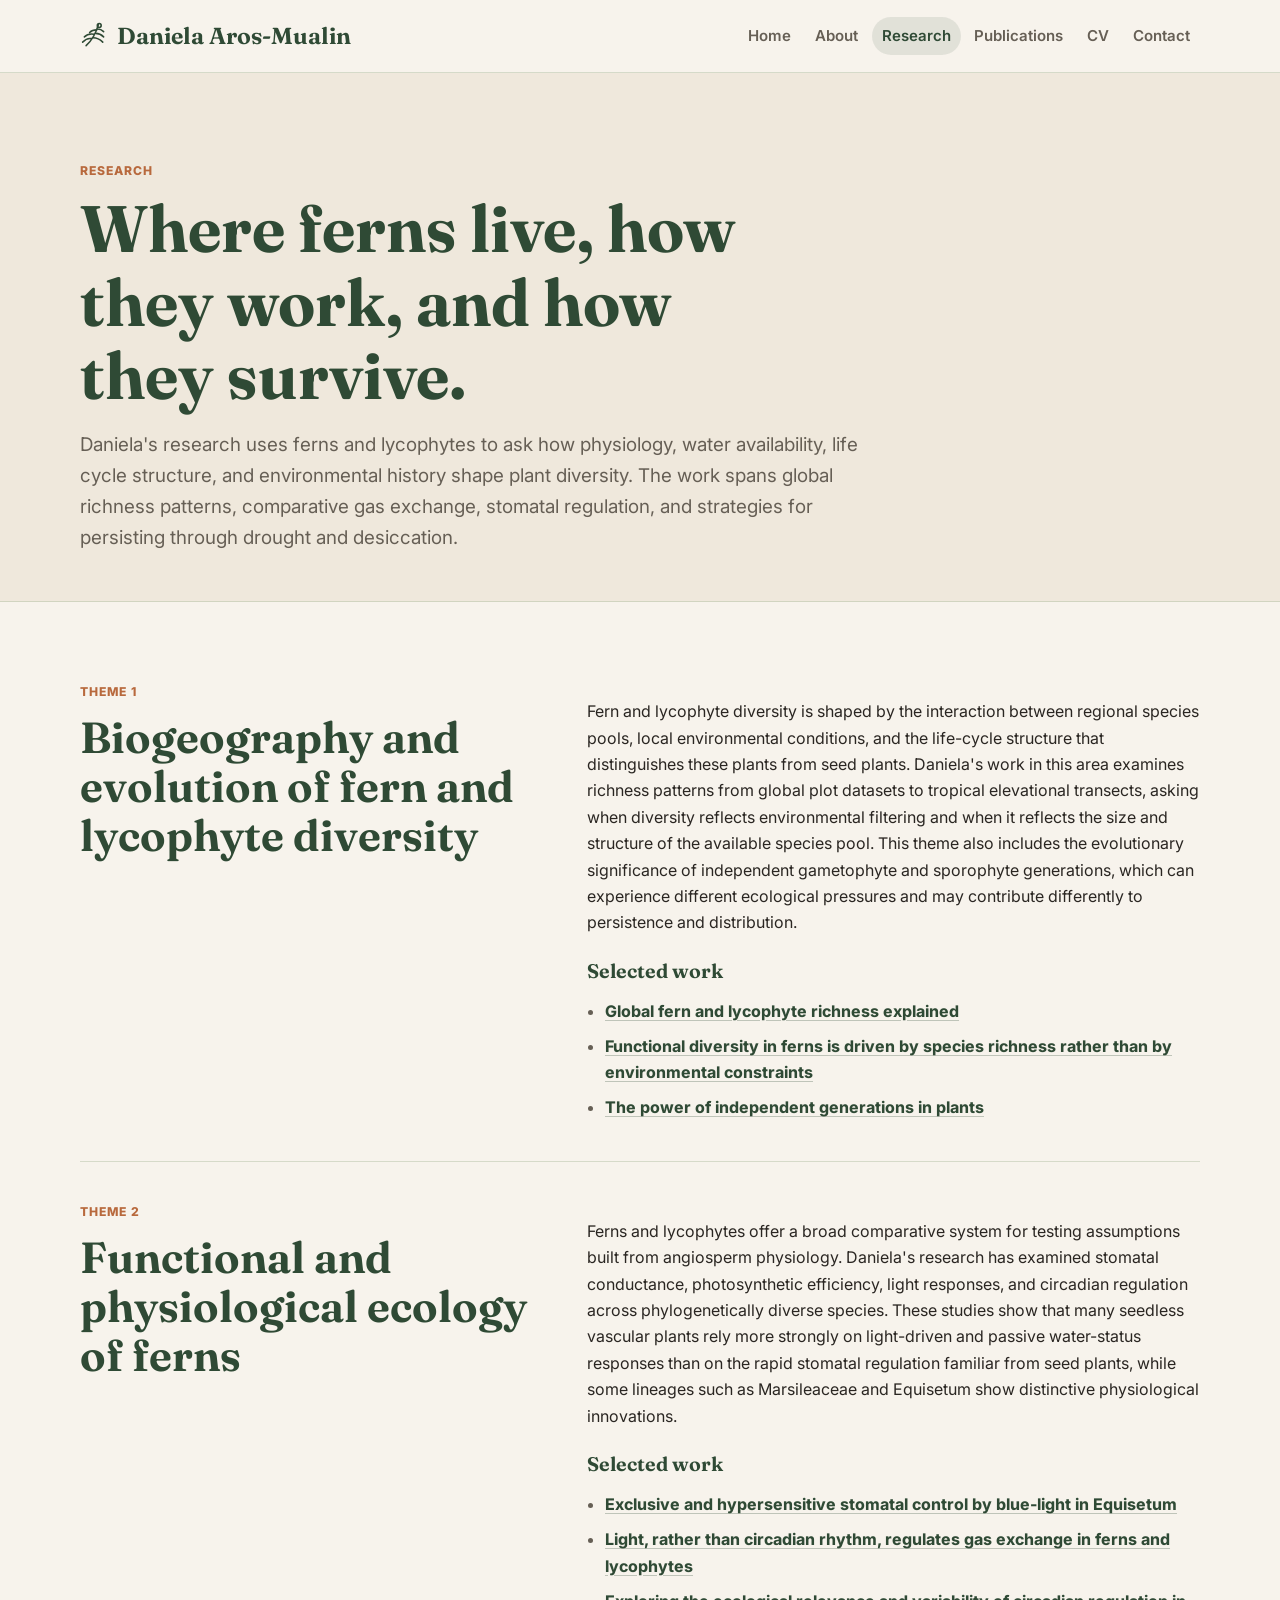
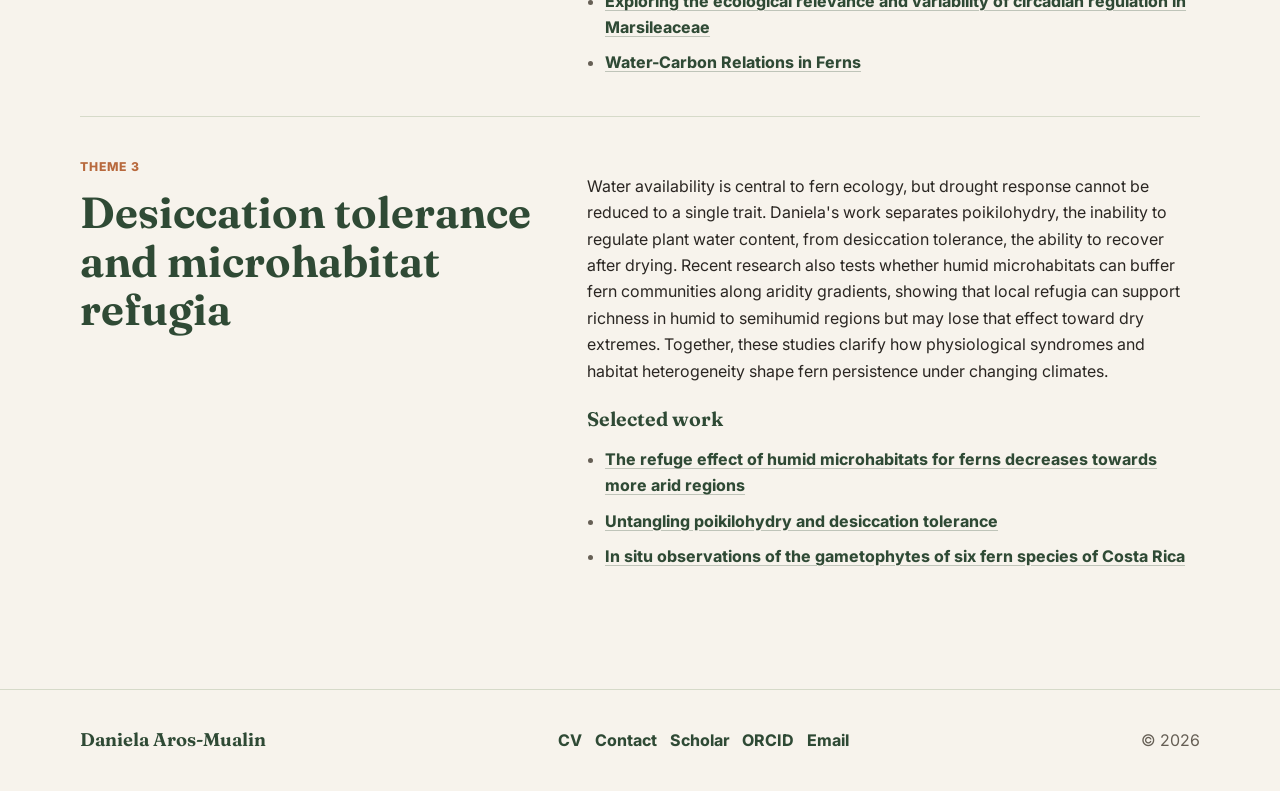
<file: research.html>
<!doctype html>
<html lang="en">
<head>
  <meta charset="utf-8">
  <meta name="viewport" content="width=device-width, initial-scale=1">
  <title>Daniela Aros-Mualin | Research</title>
  <meta name="description" content="Research themes from Daniela Aros-Mualin on fern biogeography, physiology, desiccation tolerance, and microhabitat refugia.">
  <link rel="preconnect" href="https://fonts.googleapis.com">
  <link rel="preconnect" href="https://fonts.gstatic.com" crossorigin>
  <link href="https://fonts.googleapis.com/css2?family=Fraunces:opsz,wght@9..144,500..700&amp;family=Inter:wght@400;500;600;700;800&amp;display=swap" rel="stylesheet">
  <link rel="icon" href="assets/site/fern-favicon.svg" type="image/svg+xml">
  <link rel="stylesheet" href="style.css">
</head>
<body>
  <a class="skip-link" href="#main-content">Skip to content</a>

  <header class="site-header">
    <div class="container nav-wrap">
      <a class="site-logo" href="./" aria-label="Daniela Aros-Mualin home">
        <svg class="brand-glyph" viewBox="0 0 32 32" aria-hidden="true">
          <path d="M7 27c9-8 12-17 14-24"></path>
          <path d="M13 19c-4-1-7 1-10 4M16 14c-5-1-8 0-11 3M19 9c-3 0-6 1-8 3M15 18c5 0 8 2 11 5M18 13c4 0 7 2 9 4M20 8c3 0 5 1 7 3"></path>
          <circle cx="22" cy="4" r="2.2"></circle>
        </svg>
        <span>Daniela Aros-Mualin</span>
      </a>
      <nav class="site-nav" aria-label="Main navigation">
        <ul>
          <li><a href="./">Home</a></li>
          <li><a href="about.html">About</a></li>
          <li><a href="research.html" aria-current="page">Research</a></li>
          <li><a href="publications.html">Publications</a></li>
          <li><a href="cv.html">CV</a></li>
          <li><a href="contact.html">Contact</a></li>
        </ul>
      </nav>
    </div>
  </header>

  <main id="main-content">
    <section class="page-hero">
      <div class="container">
        <p class="eyebrow">Research</p>
        <h1>Where ferns live, how they work, and how they survive.</h1>
        <!-- PLACEHOLDER: needs review by Daniela -->
        <p class="lead">
          Daniela's research uses ferns and lycophytes to ask how physiology, water availability, life cycle structure, and environmental history shape plant diversity. The work spans global richness patterns, comparative gas exchange, stomatal regulation, and strategies for persisting through drought and desiccation.
        </p>
      </div>
    </section>

    <section class="section">
      <div class="container">
        <section class="research-section" id="biogeography">
          <div class="research-body">
            <div>
              <p class="kicker">Theme 1</p>
              <h2>Biogeography and evolution of fern and lycophyte diversity</h2>
            </div>
            <article>
              <p>
                Fern and lycophyte diversity is shaped by the interaction between regional species pools, local environmental conditions, and the life-cycle structure that distinguishes these plants from seed plants. Daniela's work in this area examines richness patterns from global plot datasets to tropical elevational transects, asking when diversity reflects environmental filtering and when it reflects the size and structure of the available species pool. This theme also includes the evolutionary significance of independent gametophyte and sporophyte generations, which can experience different ecological pressures and may contribute differently to persistence and distribution.
              </p>
              <h3 style="margin-top:1.5rem;">Selected work</h3>
              <ul class="selected-work">
                <li><a class="text-link" href="https://doi.org/10.1111/jbi.13782" target="_blank" rel="noopener noreferrer">Global fern and lycophyte richness explained</a></li>
                <li><a class="text-link" href="https://doi.org/10.3389/fpls.2020.615723" target="_blank" rel="noopener noreferrer">Functional diversity in ferns is driven by species richness rather than by environmental constraints</a></li>
                <li><a class="text-link" href="https://doi.org/10.1111/nph.20162" target="_blank" rel="noopener noreferrer">The power of independent generations in plants</a></li>
              </ul>
            </article>
          </div>
        </section>

        <section class="research-section" id="physiology">
          <div class="research-body">
            <div>
              <p class="kicker">Theme 2</p>
              <h2>Functional and physiological ecology of ferns</h2>
            </div>
            <article>
              <p>
                Ferns and lycophytes offer a broad comparative system for testing assumptions built from angiosperm physiology. Daniela's research has examined stomatal conductance, photosynthetic efficiency, light responses, and circadian regulation across phylogenetically diverse species. These studies show that many seedless vascular plants rely more strongly on light-driven and passive water-status responses than on the rapid stomatal regulation familiar from seed plants, while some lineages such as Marsileaceae and Equisetum show distinctive physiological innovations.
              </p>
              <h3 style="margin-top:1.5rem;">Selected work</h3>
              <ul class="selected-work">
                <li><a class="text-link" href="https://doi.org/10.1093/plphys/kiaf238" target="_blank" rel="noopener noreferrer">Exclusive and hypersensitive stomatal control by blue-light in Equisetum</a></li>
                <li><a class="text-link" href="https://doi.org/10.1093/plphys/kiad036" target="_blank" rel="noopener noreferrer">Light, rather than circadian rhythm, regulates gas exchange in ferns and lycophytes</a></li>
                <li><a class="text-link" href="https://doi.org/10.1640/0002-8444-112.4.303" target="_blank" rel="noopener noreferrer">Exploring the ecological relevance and variability of circadian regulation in Marsileaceae</a></li>
                <li><a class="text-link" href="https://doi.org/10.5167/uzh-259324" target="_blank" rel="noopener noreferrer">Water-Carbon Relations in Ferns</a></li>
              </ul>
            </article>
          </div>
        </section>

        <section class="research-section" id="desiccation">
          <div class="research-body">
            <div>
              <p class="kicker">Theme 3</p>
              <h2>Desiccation tolerance and microhabitat refugia</h2>
            </div>
            <article>
              <p>
                Water availability is central to fern ecology, but drought response cannot be reduced to a single trait. Daniela's work separates poikilohydry, the inability to regulate plant water content, from desiccation tolerance, the ability to recover after drying. Recent research also tests whether humid microhabitats can buffer fern communities along aridity gradients, showing that local refugia can support richness in humid to semihumid regions but may lose that effect toward dry extremes. Together, these studies clarify how physiological syndromes and habitat heterogeneity shape fern persistence under changing climates.
              </p>
              <h3 style="margin-top:1.5rem;">Selected work</h3>
              <ul class="selected-work">
                <li><a class="text-link" href="https://doi.org/10.3389/fevo.2026.1719536" target="_blank" rel="noopener noreferrer">The refuge effect of humid microhabitats for ferns decreases towards more arid regions</a></li>
                <li><a class="text-link" href="https://doi.org/10.1093/aob/mcae167" target="_blank" rel="noopener noreferrer">Untangling poikilohydry and desiccation tolerance</a></li>
                <li><a class="text-link" href="https://doi.org/10.1640/0002-8444-113.3.170" target="_blank" rel="noopener noreferrer">In situ observations of the gametophytes of six fern species of Costa Rica</a></li>
              </ul>
            </article>
          </div>
        </section>
      </div>
    </section>
  </main>

  <footer class="site-footer">
    <div class="container footer-wrap">
      <p class="footer-title">Daniela Aros-Mualin</p>
      <div class="footer-links">
        <a href="cv.html">CV</a>
        <a href="contact.html">Contact</a>
        <a href="https://scholar.google.com/citations?user=qqN5bR4AAAAJ&hl=es" target="_blank" rel="noopener noreferrer">Scholar</a>
        <a href="https://orcid.org/0000-0003-1526-188X" target="_blank" rel="noopener noreferrer">ORCID</a>
        <a href="mailto:darosmua@purdue.edu">Email</a>
      </div>
      <p>&copy; <span data-year></span></p>
    </div>
  </footer>

  <script src="scripts.js"></script>
</body>
</html>
</file>
<file: style.css>
:root {
  --bg: #f7f3ec;
  --bg-alt: #efe8dc;
  --surface: #fffaf2;
  --surface-soft: #f2eadf;
  --text: #2a2622;
  --muted: #665f55;
  --line: #a8b89a;
  --line-soft: rgba(168, 184, 154, 0.42);
  --primary: #2f4a35;
  --primary-soft: rgba(47, 74, 53, 0.1);
  --accent: #b8693d;
  --accent-soft: rgba(184, 105, 61, 0.12);
  --max-width: 1120px;
  --radius: 8px;
}

* {
  box-sizing: border-box;
}

html {
  scroll-behavior: smooth;
}

body {
  margin: 0;
  color: var(--text);
  background: var(--bg);
  font-family: "Inter", "Segoe UI", sans-serif;
  line-height: 1.65;
}

a {
  color: inherit;
  text-decoration: none;
}

img,
svg {
  display: block;
  max-width: 100%;
}

.container {
  width: min(calc(100% - 2rem), var(--max-width));
  margin: 0 auto;
}

.skip-link {
  position: absolute;
  top: -44px;
  left: 0;
  z-index: 100;
  padding: 0.55rem 0.8rem;
  color: #fff;
  background: var(--primary);
}

.skip-link:focus {
  top: 0;
}

.site-header {
  position: sticky;
  top: 0;
  z-index: 50;
  background: rgba(247, 243, 236, 0.94);
  border-bottom: 1px solid var(--line-soft);
  backdrop-filter: blur(12px);
}

.nav-wrap {
  min-height: 72px;
  display: flex;
  align-items: center;
  justify-content: space-between;
  gap: 1rem;
}

.site-logo {
  display: inline-flex;
  align-items: center;
  gap: 0.55rem;
  color: var(--primary);
  font-family: "Fraunces", Georgia, serif;
  font-size: clamp(1.1rem, 2.2vw, 1.45rem);
  font-weight: 650;
  line-height: 1;
  white-space: nowrap;
}

.brand-glyph {
  width: 28px;
  height: 28px;
  flex: 0 0 auto;
}

.brand-glyph path,
.brand-glyph circle {
  fill: none;
  stroke: currentColor;
  stroke-width: 1.8;
  stroke-linecap: round;
  stroke-linejoin: round;
}

.site-nav ul {
  margin: 0;
  padding: 0;
  list-style: none;
  display: flex;
  align-items: center;
  justify-content: flex-end;
  gap: 0.25rem;
  flex-wrap: wrap;
}

.site-nav a {
  display: inline-flex;
  align-items: center;
  min-height: 38px;
  padding: 0.35rem 0.62rem;
  border-radius: 999px;
  color: var(--muted);
  font-size: 0.94rem;
  font-weight: 600;
}

.site-nav a:hover,
.site-nav a:focus-visible,
.site-nav a[aria-current="page"] {
  color: var(--primary);
  background: var(--primary-soft);
  outline: none;
}

main {
  min-height: 60vh;
}

.hero {
  border-bottom: 1px solid var(--line-soft);
}

.hero-layout {
  min-height: min(720px, calc(100vh - 72px));
  display: grid;
  grid-template-columns: minmax(0, 0.95fr) minmax(360px, 1.05fr);
  align-items: center;
  gap: clamp(1.5rem, 5vw, 4rem);
  padding: clamp(3rem, 7vw, 5.8rem) 0;
}

.hero-copy {
  max-width: 620px;
}

.hero-visual {
  width: 100%;
  min-height: 420px;
  height: min(580px, 62vh);
}

#fern-canvas {
  width: 100%;
  height: 100%;
  background: transparent;
}

.page-hero,
.about-intro {
  padding: clamp(3.2rem, 7vw, 5.5rem) 0 3rem;
  border-bottom: 1px solid var(--line-soft);
  background: var(--bg-alt);
}

.about-intro-grid {
  display: grid;
  grid-template-columns: minmax(0, 1.08fr) minmax(280px, 0.72fr);
  gap: clamp(1.5rem, 5vw, 3rem);
  align-items: center;
}

.about-headshot {
  margin: 0;
}

.about-headshot img {
  width: 100%;
  max-height: 560px;
  object-fit: cover;
  border-radius: var(--radius);
  border: 1px solid var(--line-soft);
  background: var(--surface-soft);
}

.about-headshot figcaption {
  margin-top: 0.75rem;
  color: var(--muted);
  font-size: 0.92rem;
}

.eyebrow,
.kicker {
  margin: 0 0 0.7rem;
  color: var(--accent);
  font-size: 0.76rem;
  font-weight: 800;
  letter-spacing: 0.08em;
  text-transform: uppercase;
}

h1,
h2,
h3 {
  margin: 0;
  color: var(--primary);
  font-family: "Fraunces", Georgia, serif;
  line-height: 1.12;
  letter-spacing: 0;
}

h1 {
  max-width: 13ch;
  font-size: clamp(2.55rem, 7vw, 5.4rem);
  font-weight: 680;
}

.page-hero h1,
.about-intro h1 {
  max-width: 16ch;
  font-size: clamp(2.2rem, 5.2vw, 4.1rem);
}

h2 {
  font-size: clamp(1.65rem, 3.4vw, 2.75rem);
  font-weight: 650;
}

h3 {
  font-size: 1.23rem;
  font-weight: 650;
}

p {
  margin: 1rem 0 0;
}

.lead,
.hero-text {
  max-width: 66ch;
  color: var(--muted);
  font-size: clamp(1.02rem, 1.5vw, 1.18rem);
}

.hero-actions,
.button-row {
  display: flex;
  gap: 0.75rem;
  flex-wrap: wrap;
  margin-top: 1.8rem;
}

.button {
  display: inline-flex;
  align-items: center;
  justify-content: center;
  min-height: 44px;
  padding: 0.55rem 0.95rem;
  border: 1px solid transparent;
  border-radius: 999px;
  font-weight: 750;
  transition: background-color 0.18s ease, color 0.18s ease, border-color 0.18s ease, transform 0.18s ease;
}

.button:hover,
.button:focus-visible {
  transform: translateY(-1px);
  outline: none;
}

.button.primary {
  color: #fff;
  background: var(--primary);
}

.button.secondary {
  color: var(--primary);
  background: transparent;
  border-color: var(--line);
}

.button.secondary:hover,
.button.secondary:focus-visible {
  background: var(--primary-soft);
}

.section {
  padding: clamp(3rem, 7vw, 5rem) 0;
}

.section.alt {
  background: var(--bg-alt);
}

.section-head {
  display: flex;
  align-items: end;
  justify-content: space-between;
  gap: 1.5rem;
  margin-bottom: 1.5rem;
}

.section-head p {
  max-width: 58ch;
  color: var(--muted);
}

.grid-2,
.grid-3 {
  display: grid;
  gap: 1rem;
}

.grid-2 {
  grid-template-columns: repeat(2, minmax(0, 1fr));
}

.grid-3 {
  grid-template-columns: repeat(3, minmax(0, 1fr));
}

.theme-card,
.publication-card,
.text-panel,
.contact-card {
  border: 1px solid var(--line-soft);
  border-radius: var(--radius);
  background: var(--surface);
}

.theme-card,
.publication-card,
.text-panel,
.contact-card {
  padding: 1.2rem;
}

.theme-card {
  display: flex;
  flex-direction: column;
  min-height: 230px;
}

.theme-card p,
.publication-card p,
.text-panel p,
.contact-card p {
  color: var(--muted);
}

.card-link,
.text-link {
  color: var(--primary);
  font-weight: 750;
  text-decoration: underline;
  text-decoration-color: rgba(47, 74, 53, 0.28);
  text-underline-offset: 0.18em;
}

.card-link {
  margin-top: auto;
  padding-top: 1rem;
}

.publication-card {
  display: flex;
  flex-direction: column;
  gap: 0.75rem;
}

.publication-card p {
  margin: 0;
}

.publication-meta {
  color: var(--muted);
  font-size: 0.94rem;
}

.chips,
.tag-row {
  display: flex;
  gap: 0.45rem;
  flex-wrap: wrap;
}

.chips {
  margin-top: 1.35rem;
}

.chip,
.pub-tag {
  display: inline-flex;
  align-items: center;
  min-height: 30px;
  padding: 0.25rem 0.58rem;
  border: 1px solid var(--line-soft);
  border-radius: 999px;
  color: var(--primary);
  background: var(--primary-soft);
  font-size: 0.82rem;
  font-weight: 750;
}

.pub-tag {
  color: var(--accent);
  background: var(--accent-soft);
}

.list,
.selected-work,
.cv-list {
  margin: 1rem 0 0;
  padding-left: 1.1rem;
}

.list li,
.selected-work li,
.cv-list li {
  margin-top: 0.55rem;
}

.research-section {
  padding: 2.5rem 0;
  border-top: 1px solid var(--line-soft);
}

.research-section:first-child {
  border-top: 0;
  padding-top: 0;
}

.research-body {
  display: grid;
  grid-template-columns: minmax(0, 0.75fr) minmax(0, 1fr);
  gap: clamp(1.4rem, 4vw, 3rem);
  align-items: start;
}

.selected-work {
  color: var(--muted);
}

.publication-list {
  display: grid;
  gap: 0;
  border-top: 1px solid var(--line-soft);
}

.publication-entry {
  padding: 1.35rem 0;
  border-bottom: 1px solid var(--line-soft);
}

.publication-entry h3 {
  max-width: 860px;
  font-size: clamp(1.12rem, 2vw, 1.45rem);
}

.publication-entry p {
  max-width: 86ch;
  color: var(--muted);
}

.publication-entry strong.author {
  color: var(--text);
  font-weight: 850;
}

.publication-topline {
  display: flex;
  align-items: center;
  justify-content: space-between;
  gap: 1rem;
  margin-bottom: 0.4rem;
}

.publication-year {
  flex: 0 0 auto;
  color: var(--accent);
  font-weight: 850;
}

.publication-links {
  display: flex;
  gap: 0.75rem;
  flex-wrap: wrap;
  margin-top: 0.75rem;
}

.publication-abstract {
  margin-top: 0.85rem;
  max-width: 86ch;
}

.publication-abstract summary {
  cursor: pointer;
  color: var(--primary);
  font-weight: 800;
}

.publication-abstract p {
  margin-top: 0.55rem;
}

.cv-summary {
  display: grid;
  grid-template-columns: minmax(0, 1fr) minmax(260px, 0.38fr);
  gap: 1rem;
  align-items: start;
}

.cv-actions {
  display: grid;
  gap: 0.75rem;
}

.cv-item {
  padding-top: 1rem;
  margin-top: 1rem;
  border-top: 1px solid var(--line-soft);
}

.cv-item:first-of-type {
  border-top: 0;
  padding-top: 0;
}

.cv-item-title {
  margin: 0;
  color: var(--text);
  font-weight: 850;
}

.cv-item-meta {
  margin-top: 0.2rem;
  color: var(--muted);
  font-size: 0.95rem;
}

.contact-grid {
  display: grid;
  grid-template-columns: minmax(0, 1fr) minmax(280px, 0.6fr);
  gap: 1rem;
  align-items: start;
}

.site-footer {
  padding: 2.2rem 0;
  color: var(--muted);
  border-top: 1px solid var(--line-soft);
}

.footer-wrap {
  display: flex;
  align-items: center;
  justify-content: space-between;
  gap: 1rem;
  flex-wrap: wrap;
}

.footer-title {
  margin: 0;
  color: var(--primary);
  font-family: "Fraunces", Georgia, serif;
  font-size: 1.15rem;
  font-weight: 650;
}

.footer-wrap p {
  margin: 0;
}

.footer-links {
  display: flex;
  gap: 0.8rem;
  flex-wrap: wrap;
}

.footer-links a {
  color: var(--primary);
  font-weight: 750;
}

@media (max-width: 880px) {
  .nav-wrap {
    min-height: auto;
    align-items: flex-start;
    flex-direction: column;
    padding: 0.9rem 0;
  }

  .site-nav ul {
    justify-content: flex-start;
  }

  .hero-layout,
  .about-intro-grid,
  .research-body,
  .cv-summary,
  .contact-grid {
    grid-template-columns: 1fr;
  }

  .hero-layout {
    min-height: auto;
  }

  .hero-visual {
    min-height: 320px;
    height: 420px;
  }

  .grid-2,
  .grid-3 {
    grid-template-columns: 1fr;
  }

  h1,
  .page-hero h1,
  .about-intro h1 {
    max-width: 13ch;
  }
}

@media (max-width: 560px) {
  .container {
    width: min(calc(100% - 1.2rem), var(--max-width));
  }

  .site-logo {
    white-space: normal;
  }

  .site-nav a {
    min-height: 34px;
    padding: 0.28rem 0.48rem;
    font-size: 0.9rem;
  }

  .hero-visual {
    height: 340px;
  }

  .section-head,
  .publication-topline {
    align-items: flex-start;
    flex-direction: column;
  }
}
</file>
